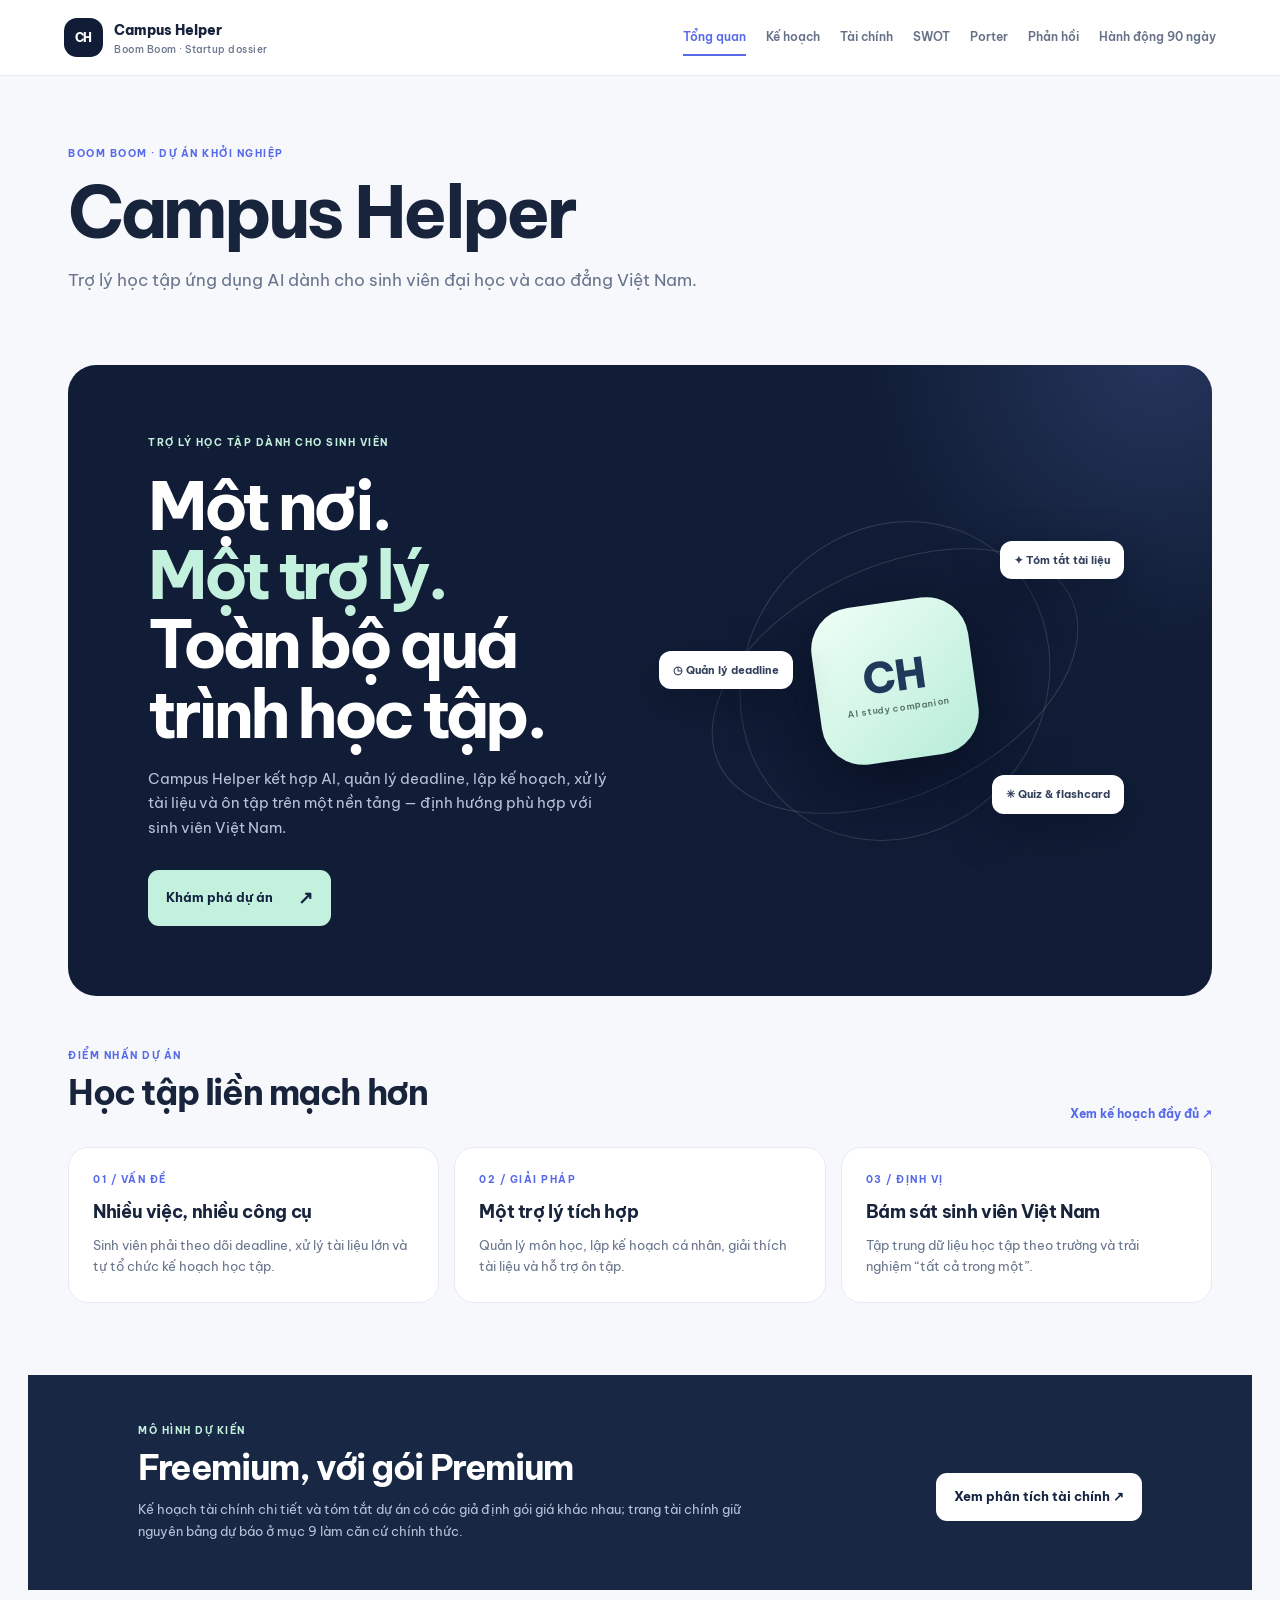
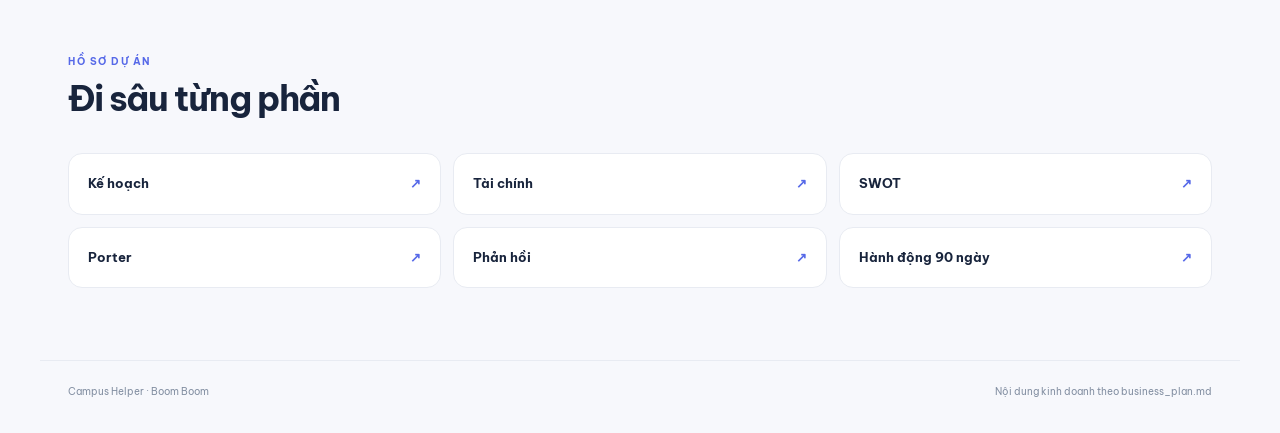
<file: index.html>
<!doctype html><html lang="vi"><head><meta charset="UTF-8"><meta name="viewport" content="width=device-width,initial-scale=1"><meta name="theme-color" content="#111d36"><title>Campus Helper · Campus Helper</title><link rel="stylesheet" href="style.css"></head><body><header class="top"><a class="brand" href="index.html"><span class="brand-mark">CH</span><span>Campus Helper<small>Boom Boom · Startup dossier</small></span></a><button class="menu" aria-label="Mở điều hướng" onclick="document.body.classList.toggle('nav-open')">☰</button><nav><a class="active" href="index.html">Tổng quan</a><a class="" href="business-plan.html">Kế hoạch</a><a class="" href="financial-analysis.html">Tài chính</a><a class="" href="swot.html">SWOT</a><a class="" href="five-forces.html">Porter</a><a class="" href="reflections.html">Phản hồi</a><a class="" href="action-plan.html">Hành động 90 ngày</a></nav></header><main><section class="page-head"><div class="eyebrow">BOOM BOOM · DỰ ÁN KHỞI NGHIỆP</div><h1>Campus Helper</h1><p>Trợ lý học tập ứng dụng AI dành cho sinh viên đại học và cao đẳng Việt Nam.</p></section><section class="hero"><div class="hero-copy"><div class="eyebrow">TRỢ LÝ HỌC TẬP DÀNH CHO SINH VIÊN</div><h2>Một nơi.<br><em>Một trợ lý.</em><br>Toàn bộ quá trình học tập.</h2><p>Campus Helper kết hợp AI, quản lý deadline, lập kế hoạch, xử lý tài liệu và ôn tập trên một nền tảng — định hướng phù hợp với sinh viên Việt Nam.</p><a class="button" href="business-plan.html">Khám phá dự án <span>↗</span></a></div><div class="hero-art"><div class="orbit orbit-a"></div><div class="orbit orbit-b"></div><div class="hero-chip chip-one">✦ Tóm tắt tài liệu</div><div class="hero-chip chip-two">◷ Quản lý deadline</div><div class="hero-chip chip-three">✳ Quiz & flashcard</div><div class="hero-core">CH<span>AI study companion</span></div></div></section>
<section class="section"><div class="section-title"><div><div class="eyebrow">ĐIỂM NHẤN DỰ ÁN</div><h2>Học tập liền mạch hơn</h2></div><a class="text-link" href="business-plan.html">Xem kế hoạch đầy đủ ↗</a></div><div class="grid"><article class="card"><div class="eyebrow">01 / VẤN ĐỀ</div><h3>Nhiều việc, nhiều công cụ</h3><p>Sinh viên phải theo dõi deadline, xử lý tài liệu lớn và tự tổ chức kế hoạch học tập.</p></article><article class="card"><div class="eyebrow">02 / GIẢI PHÁP</div><h3>Một trợ lý tích hợp</h3><p>Quản lý môn học, lập kế hoạch cá nhân, giải thích tài liệu và hỗ trợ ôn tập.</p></article><article class="card"><div class="eyebrow">03 / ĐỊNH VỊ</div><h3>Bám sát sinh viên Việt Nam</h3><p>Tập trung dữ liệu học tập theo trường và trải nghiệm “tất cả trong một”.</p></article></div></section><section class="section dark-band"><div><div class="eyebrow">MÔ HÌNH DỰ KIẾN</div><h2>Freemium, với gói Premium</h2><p>Kế hoạch tài chính chi tiết và tóm tắt dự án có các giả định gói giá khác nhau; trang tài chính giữ nguyên bảng dự báo ở mục 9 làm căn cứ chính thức.</p></div><a class="button button-light" href="financial-analysis.html">Xem phân tích tài chính ↗</a></section><section class="section"><div class="section-title"><div><div class="eyebrow">HỒ SƠ DỰ ÁN</div><h2>Đi sâu từng phần</h2></div></div><div class="link-grid"><a class="link-card" href="business-plan.html"><span>Kế hoạch</span><b>↗</b></a><a class="link-card" href="financial-analysis.html"><span>Tài chính</span><b>↗</b></a><a class="link-card" href="swot.html"><span>SWOT</span><b>↗</b></a><a class="link-card" href="five-forces.html"><span>Porter</span><b>↗</b></a><a class="link-card" href="reflections.html"><span>Phản hồi</span><b>↗</b></a><a class="link-card" href="action-plan.html"><span>Hành động 90 ngày</span><b>↗</b></a></div></section></main><footer><span>Campus Helper · Boom Boom</span><span>Nội dung kinh doanh theo business_plan.md</span></footer></body></html>
</file>
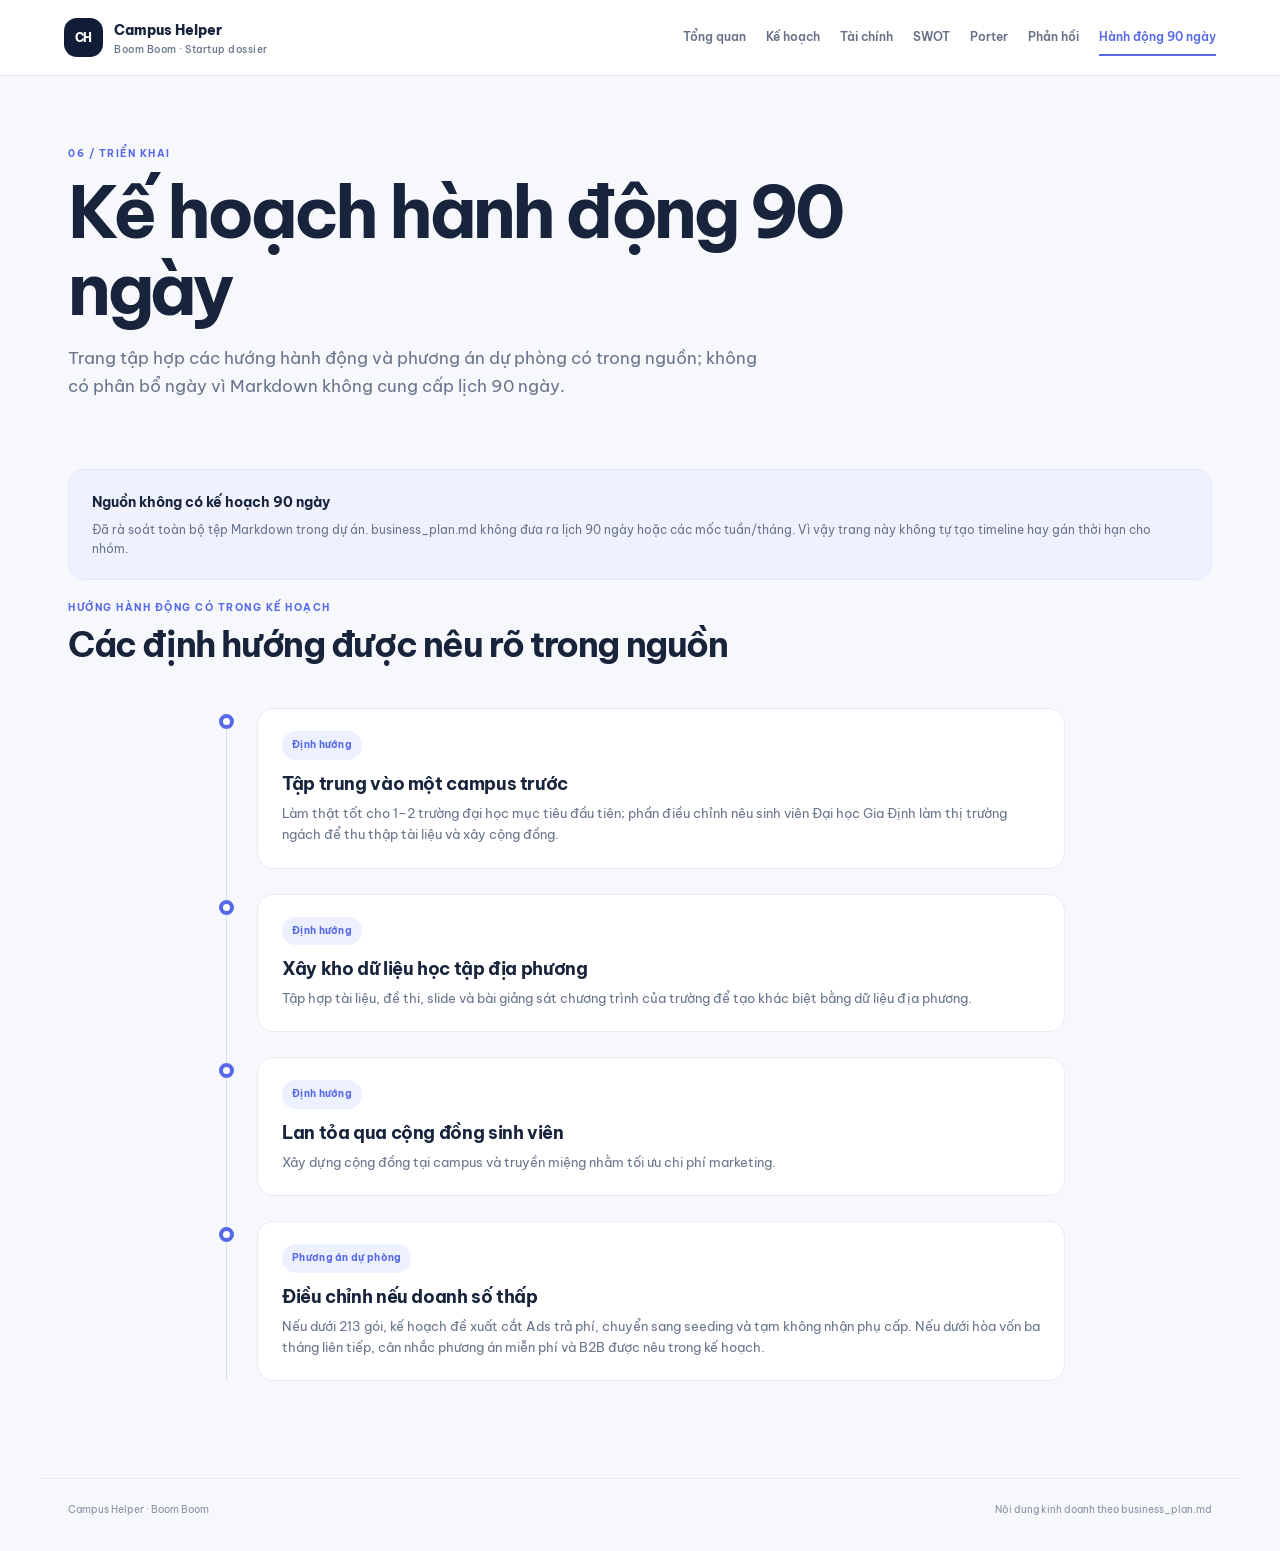
<file: action-plan.html>
<!doctype html><html lang="vi"><head><meta charset="UTF-8"><meta name="viewport" content="width=device-width,initial-scale=1"><meta name="theme-color" content="#111d36"><title>Kế hoạch hành động 90 ngày · Campus Helper</title><link rel="stylesheet" href="style.css"></head><body><header class="top"><a class="brand" href="index.html"><span class="brand-mark">CH</span><span>Campus Helper<small>Boom Boom · Startup dossier</small></span></a><button class="menu" aria-label="Mở điều hướng" onclick="document.body.classList.toggle('nav-open')">☰</button><nav><a class="" href="index.html">Tổng quan</a><a class="" href="business-plan.html">Kế hoạch</a><a class="" href="financial-analysis.html">Tài chính</a><a class="" href="swot.html">SWOT</a><a class="" href="five-forces.html">Porter</a><a class="" href="reflections.html">Phản hồi</a><a class="active" href="action-plan.html">Hành động 90 ngày</a></nav></header><main><section class="page-head"><div class="eyebrow">06 / TRIỂN KHAI</div><h1>Kế hoạch hành động 90 ngày</h1><p>Trang tập hợp các hướng hành động và phương án dự phòng có trong nguồn; không có phân bổ ngày vì Markdown không cung cấp lịch 90 ngày.</p></section><section class="section"><div class="notice"><b>Nguồn không có kế hoạch 90 ngày</b><p>Đã rà soát toàn bộ tệp Markdown trong dự án. business_plan.md không đưa ra lịch 90 ngày hoặc các mốc tuần/tháng. Vì vậy trang này không tự tạo timeline hay gán thời hạn cho nhóm.</p></div><div class="section-title"><div><div class="eyebrow">HƯỚNG HÀNH ĐỘNG CÓ TRONG KẾ HOẠCH</div><h2>Các định hướng được nêu rõ trong nguồn</h2></div></div><div class="timeline"><article class="timeline-item"><span class="timeline-dot"></span><div class="timeline-content"><span class="pill">Định hướng</span><h3>Tập trung vào một campus trước</h3><p>Làm thật tốt cho 1–2 trường đại học mục tiêu đầu tiên; phần điều chỉnh nêu sinh viên Đại học Gia Định làm thị trường ngách để thu thập tài liệu và xây cộng đồng.</p></div></article><article class="timeline-item"><span class="timeline-dot"></span><div class="timeline-content"><span class="pill">Định hướng</span><h3>Xây kho dữ liệu học tập địa phương</h3><p>Tập hợp tài liệu, đề thi, slide và bài giảng sát chương trình của trường để tạo khác biệt bằng dữ liệu địa phương.</p></div></article><article class="timeline-item"><span class="timeline-dot"></span><div class="timeline-content"><span class="pill">Định hướng</span><h3>Lan tỏa qua cộng đồng sinh viên</h3><p>Xây dựng cộng đồng tại campus và truyền miệng nhằm tối ưu chi phí marketing.</p></div></article><article class="timeline-item"><span class="timeline-dot"></span><div class="timeline-content"><span class="pill">Phương án dự phòng</span><h3>Điều chỉnh nếu doanh số thấp</h3><p>Nếu dưới 213 gói, kế hoạch đề xuất cắt Ads trả phí, chuyển sang seeding và tạm không nhận phụ cấp. Nếu dưới hòa vốn ba tháng liên tiếp, cân nhắc phương án miễn phí và B2B được nêu trong kế hoạch.</p></div></article></div></section></main><footer><span>Campus Helper · Boom Boom</span><span>Nội dung kinh doanh theo business_plan.md</span></footer></body></html>
</file>
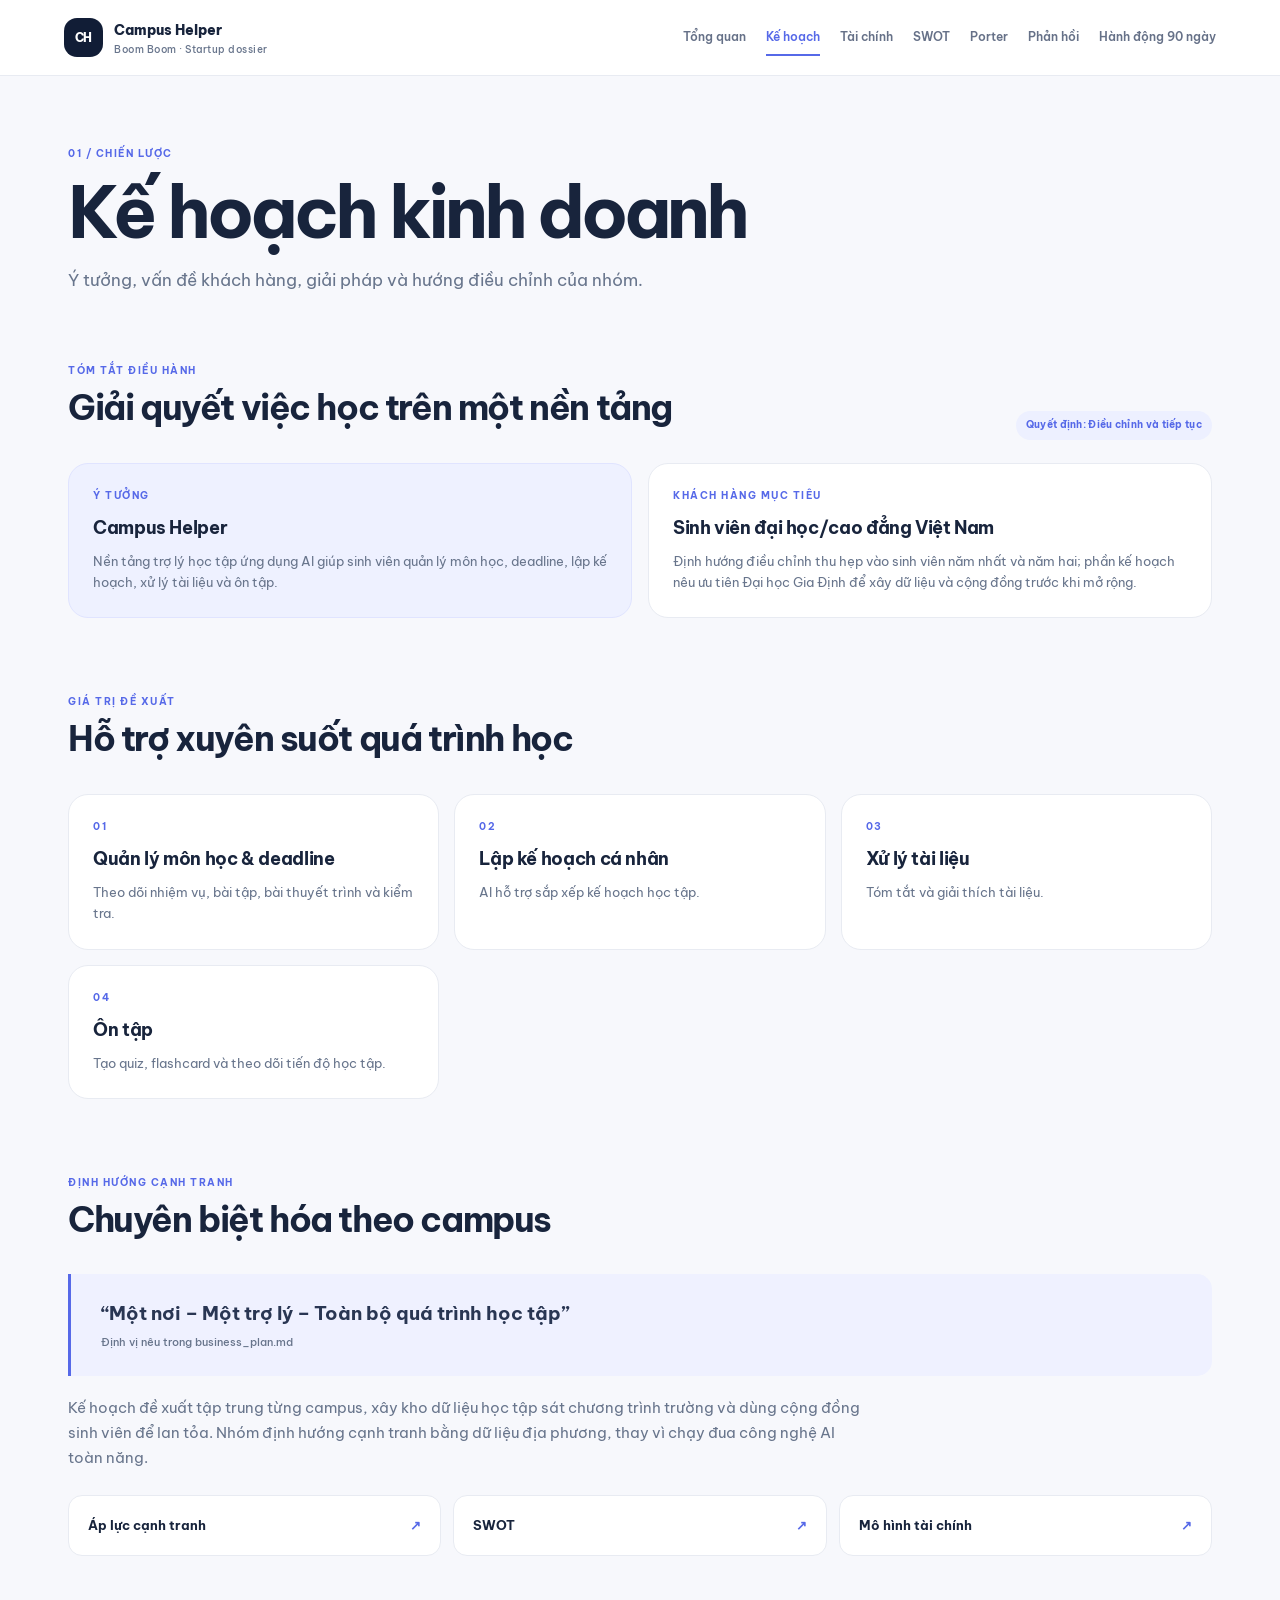
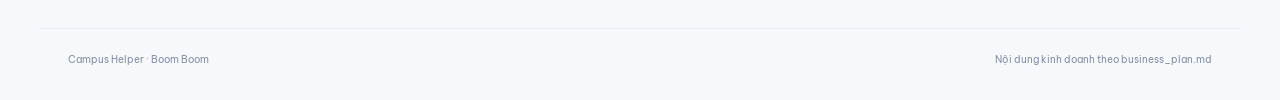
<file: business-plan.html>
<!doctype html><html lang="vi"><head><meta charset="UTF-8"><meta name="viewport" content="width=device-width,initial-scale=1"><meta name="theme-color" content="#111d36"><title>Kế hoạch kinh doanh · Campus Helper</title><link rel="stylesheet" href="style.css"></head><body><header class="top"><a class="brand" href="index.html"><span class="brand-mark">CH</span><span>Campus Helper<small>Boom Boom · Startup dossier</small></span></a><button class="menu" aria-label="Mở điều hướng" onclick="document.body.classList.toggle('nav-open')">☰</button><nav><a class="" href="index.html">Tổng quan</a><a class="active" href="business-plan.html">Kế hoạch</a><a class="" href="financial-analysis.html">Tài chính</a><a class="" href="swot.html">SWOT</a><a class="" href="five-forces.html">Porter</a><a class="" href="reflections.html">Phản hồi</a><a class="" href="action-plan.html">Hành động 90 ngày</a></nav></header><main><section class="page-head"><div class="eyebrow">01 / CHIẾN LƯỢC</div><h1>Kế hoạch kinh doanh</h1><p>Ý tưởng, vấn đề khách hàng, giải pháp và hướng điều chỉnh của nhóm.</p></section><section class="section"><div class="section-title"><div><div class="eyebrow">TÓM TẮT ĐIỀU HÀNH</div><h2>Giải quyết việc học trên một nền tảng</h2></div><span class="pill">Quyết định: Điều chỉnh và tiếp tục</span></div><div class="split"><article class="card feature"><div class="eyebrow">Ý TƯỞNG</div><h3>Campus Helper</h3><p>Nền tảng trợ lý học tập ứng dụng AI giúp sinh viên quản lý môn học, deadline, lập kế hoạch, xử lý tài liệu và ôn tập.</p></article><article class="card"><div class="eyebrow">KHÁCH HÀNG MỤC TIÊU</div><h3>Sinh viên đại học/cao đẳng Việt Nam</h3><p>Định hướng điều chỉnh thu hẹp vào sinh viên năm nhất và năm hai; phần kế hoạch nêu ưu tiên Đại học Gia Định để xây dữ liệu và cộng đồng trước khi mở rộng.</p></article></div></section>
<section class="section"><div class="section-title"><div><div class="eyebrow">GIÁ TRỊ ĐỀ XUẤT</div><h2>Hỗ trợ xuyên suốt quá trình học</h2></div></div><div class="grid"><article class="card"><div class="eyebrow">01</div><h3>Quản lý môn học & deadline</h3><p>Theo dõi nhiệm vụ, bài tập, bài thuyết trình và kiểm tra.</p></article><article class="card"><div class="eyebrow">02</div><h3>Lập kế hoạch cá nhân</h3><p>AI hỗ trợ sắp xếp kế hoạch học tập.</p></article><article class="card"><div class="eyebrow">03</div><h3>Xử lý tài liệu</h3><p>Tóm tắt và giải thích tài liệu.</p></article><article class="card"><div class="eyebrow">04</div><h3>Ôn tập</h3><p>Tạo quiz, flashcard và theo dõi tiến độ học tập.</p></article></div></section><section class="section"><div class="section-title"><div><div class="eyebrow">ĐỊNH HƯỚNG CẠNH TRANH</div><h2>Chuyên biệt hóa theo campus</h2></div></div><div class="quote">“Một nơi – Một trợ lý – Toàn bộ quá trình học tập”<small>Định vị nêu trong business_plan.md</small></div><p class="body-copy">Kế hoạch đề xuất tập trung từng campus, xây kho dữ liệu học tập sát chương trình trường và dùng cộng đồng sinh viên để lan tỏa. Nhóm định hướng cạnh tranh bằng dữ liệu địa phương, thay vì chạy đua công nghệ AI toàn năng.</p><div class="link-grid"><a class="link-card" href="five-forces.html"><span>Áp lực cạnh tranh</span><b>↗</b></a><a class="link-card" href="swot.html"><span>SWOT</span><b>↗</b></a><a class="link-card" href="financial-analysis.html"><span>Mô hình tài chính</span><b>↗</b></a></div></section></main><footer><span>Campus Helper · Boom Boom</span><span>Nội dung kinh doanh theo business_plan.md</span></footer></body></html>
</file>
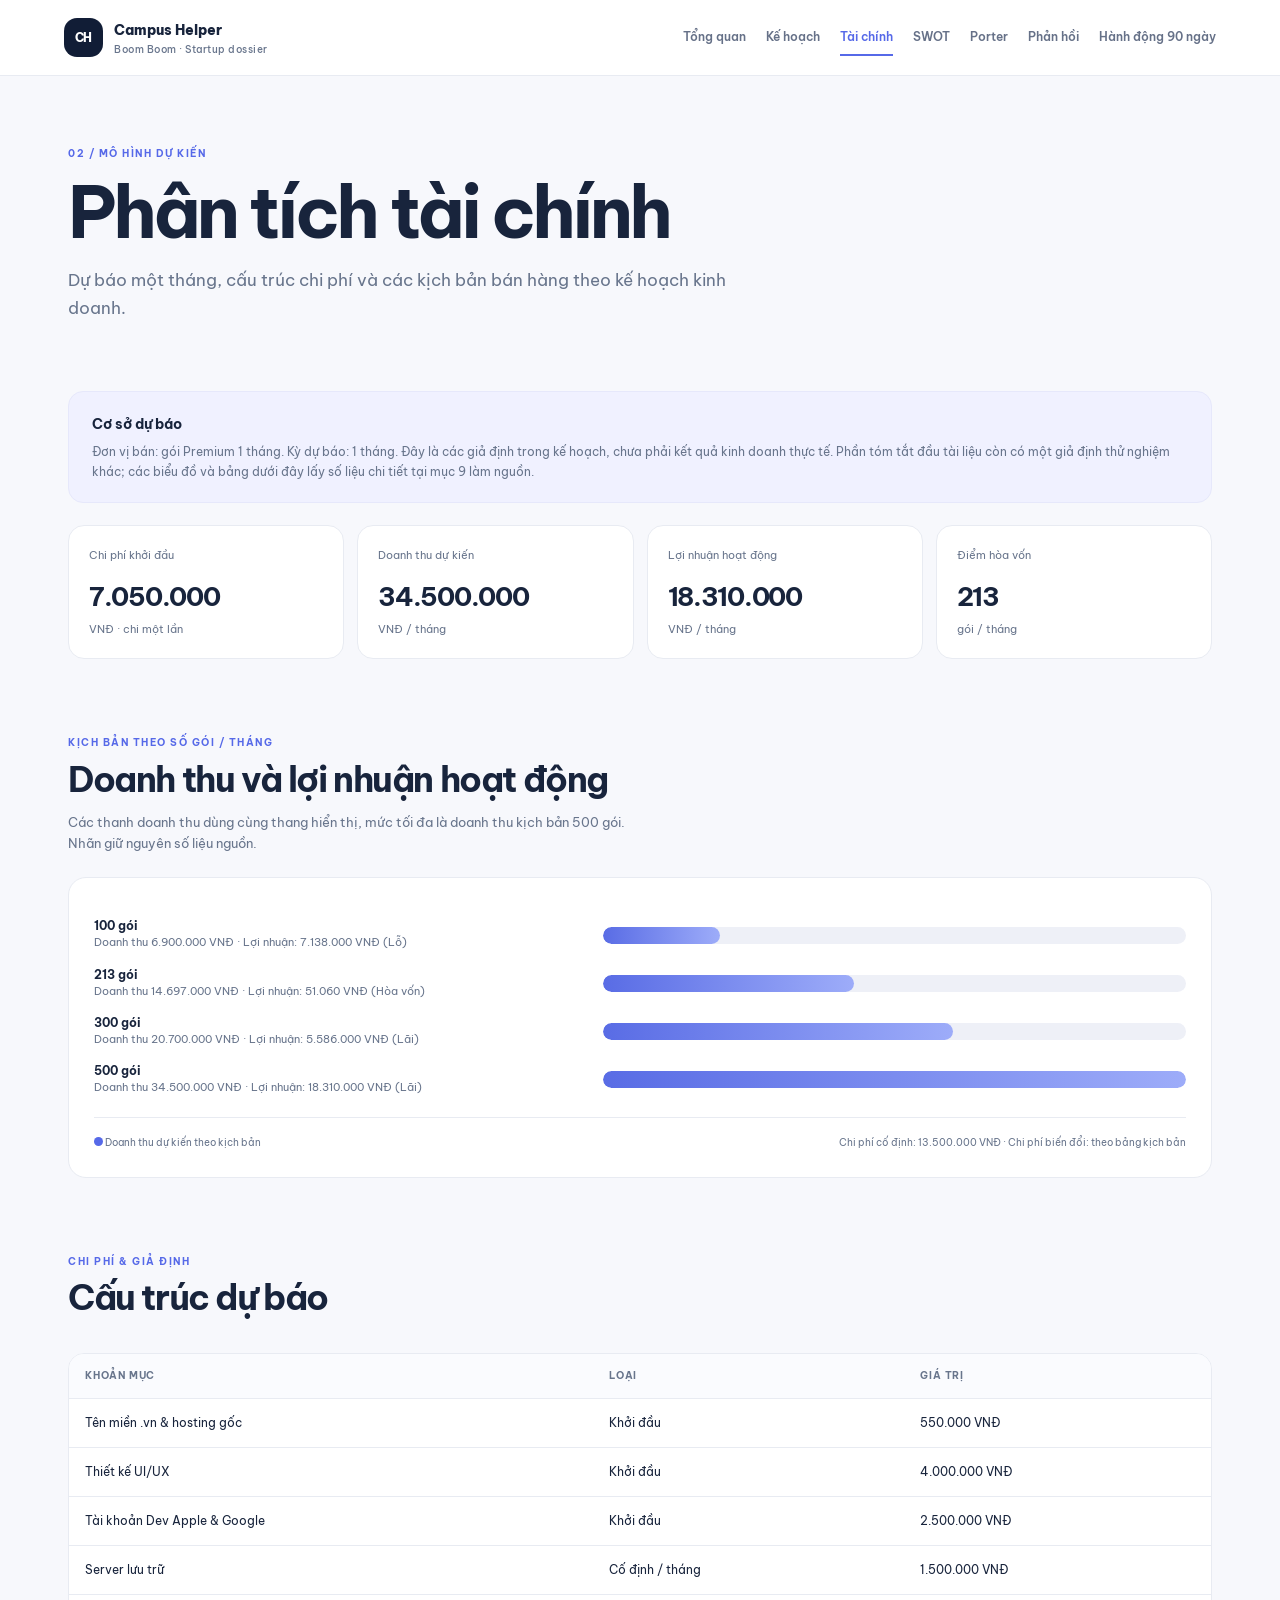
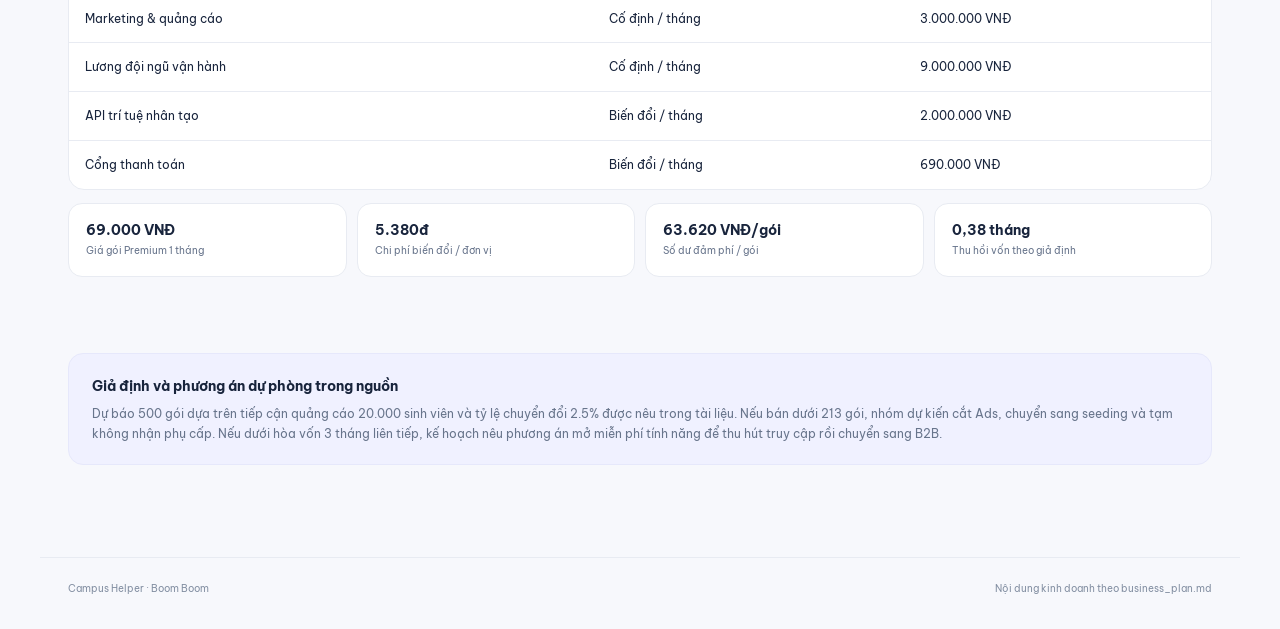
<file: financial-analysis.html>
<!doctype html><html lang="vi"><head><meta charset="UTF-8"><meta name="viewport" content="width=device-width,initial-scale=1"><meta name="theme-color" content="#111d36"><title>Phân tích tài chính · Campus Helper</title><link rel="stylesheet" href="style.css"></head><body><header class="top"><a class="brand" href="index.html"><span class="brand-mark">CH</span><span>Campus Helper<small>Boom Boom · Startup dossier</small></span></a><button class="menu" aria-label="Mở điều hướng" onclick="document.body.classList.toggle('nav-open')">☰</button><nav><a class="" href="index.html">Tổng quan</a><a class="" href="business-plan.html">Kế hoạch</a><a class="active" href="financial-analysis.html">Tài chính</a><a class="" href="swot.html">SWOT</a><a class="" href="five-forces.html">Porter</a><a class="" href="reflections.html">Phản hồi</a><a class="" href="action-plan.html">Hành động 90 ngày</a></nav></header><main><section class="page-head"><div class="eyebrow">02 / MÔ HÌNH DỰ KIẾN</div><h1>Phân tích tài chính</h1><p>Dự báo một tháng, cấu trúc chi phí và các kịch bản bán hàng theo kế hoạch kinh doanh.</p></section><section class="section"><div class="notice"><b>Cơ sở dự báo</b><p>Đơn vị bán: gói Premium 1 tháng. Kỳ dự báo: 1 tháng. Đây là các giả định trong kế hoạch, chưa phải kết quả kinh doanh thực tế. Phần tóm tắt đầu tài liệu còn có một giả định thử nghiệm khác; các biểu đồ và bảng dưới đây lấy số liệu chi tiết tại mục 9 làm nguồn.</p></div><div class="metric-grid"><article class="metric"><span>Chi phí khởi đầu</span><strong>7.050.000</strong><small>VNĐ · chi một lần</small></article><article class="metric"><span>Doanh thu dự kiến</span><strong>34.500.000</strong><small>VNĐ / tháng</small></article><article class="metric"><span>Lợi nhuận hoạt động</span><strong>18.310.000</strong><small>VNĐ / tháng</small></article><article class="metric"><span>Điểm hòa vốn</span><strong>213</strong><small>gói / tháng</small></article></div></section>
<section class="section"><div class="section-title"><div><div class="eyebrow">KỊCH BẢN THEO SỐ GÓI / THÁNG</div><h2>Doanh thu và lợi nhuận hoạt động</h2><p>Các thanh doanh thu dùng cùng thang hiển thị, mức tối đa là doanh thu kịch bản 500 gói. Nhãn giữ nguyên số liệu nguồn.</p></div></div><div class="chart-card"><div class="bar-row"><div class="bar-label"><b>100 gói</b><span>Doanh thu 6.900.000 VNĐ · Lợi nhuận: 7.138.000 VNĐ (Lỗ)</span></div><div class="bar-track"><i style="width:20%"></i></div></div><div class="bar-row"><div class="bar-label"><b>213 gói</b><span>Doanh thu 14.697.000 VNĐ · Lợi nhuận: 51.060 VNĐ (Hòa vốn)</span></div><div class="bar-track"><i style="width:43%"></i></div></div><div class="bar-row"><div class="bar-label"><b>300 gói</b><span>Doanh thu 20.700.000 VNĐ · Lợi nhuận: 5.586.000 VNĐ (Lãi)</span></div><div class="bar-track"><i style="width:60%"></i></div></div><div class="bar-row"><div class="bar-label"><b>500 gói</b><span>Doanh thu 34.500.000 VNĐ · Lợi nhuận: 18.310.000 VNĐ (Lãi)</span></div><div class="bar-track"><i style="width:100%"></i></div></div><div class="chart-legend"><span><i></i> Doanh thu dự kiến theo kịch bản</span><span>Chi phí cố định: 13.500.000 VNĐ · Chi phí biến đổi: theo bảng kịch bản</span></div></div></section>
<section class="section"><div class="section-title"><div><div class="eyebrow">CHI PHÍ & GIẢ ĐỊNH</div><h2>Cấu trúc dự báo</h2></div></div><div class="table-wrap"><table><thead><tr><th>Khoản mục</th><th>Loại</th><th>Giá trị</th></tr></thead><tbody><tr><td>Tên miền .vn & hosting gốc</td><td>Khởi đầu</td><td>550.000 VNĐ</td></tr><tr><td>Thiết kế UI/UX</td><td>Khởi đầu</td><td>4.000.000 VNĐ</td></tr><tr><td>Tài khoản Dev Apple & Google</td><td>Khởi đầu</td><td>2.500.000 VNĐ</td></tr><tr><td>Server lưu trữ</td><td>Cố định / tháng</td><td>1.500.000 VNĐ</td></tr><tr><td>Marketing & quảng cáo</td><td>Cố định / tháng</td><td>3.000.000 VNĐ</td></tr><tr><td>Lương đội ngũ vận hành</td><td>Cố định / tháng</td><td>9.000.000 VNĐ</td></tr><tr><td>API trí tuệ nhân tạo</td><td>Biến đổi / tháng</td><td>2.000.000 VNĐ</td></tr><tr><td>Cổng thanh toán</td><td>Biến đổi / tháng</td><td>690.000 VNĐ</td></tr></tbody></table></div><div class="metric-strip"><div><b>69.000 VNĐ</b><span>Giá gói Premium 1 tháng</span></div><div><b>5.380đ</b><span>Chi phí biến đổi / đơn vị</span></div><div><b>63.620 VNĐ/gói</b><span>Số dư đảm phí / gói</span></div><div><b>0,38 tháng</b><span>Thu hồi vốn theo giả định</span></div></div></section><section class="section"><div class="notice"><b>Giả định và phương án dự phòng trong nguồn</b><p>Dự báo 500 gói dựa trên tiếp cận quảng cáo 20.000 sinh viên và tỷ lệ chuyển đổi 2.5% được nêu trong tài liệu. Nếu bán dưới 213 gói, nhóm dự kiến cắt Ads, chuyển sang seeding và tạm không nhận phụ cấp. Nếu dưới hòa vốn 3 tháng liên tiếp, kế hoạch nêu phương án mở miễn phí tính năng để thu hút truy cập rồi chuyển sang B2B.</p></div></section></main><footer><span>Campus Helper · Boom Boom</span><span>Nội dung kinh doanh theo business_plan.md</span></footer></body></html>
</file>
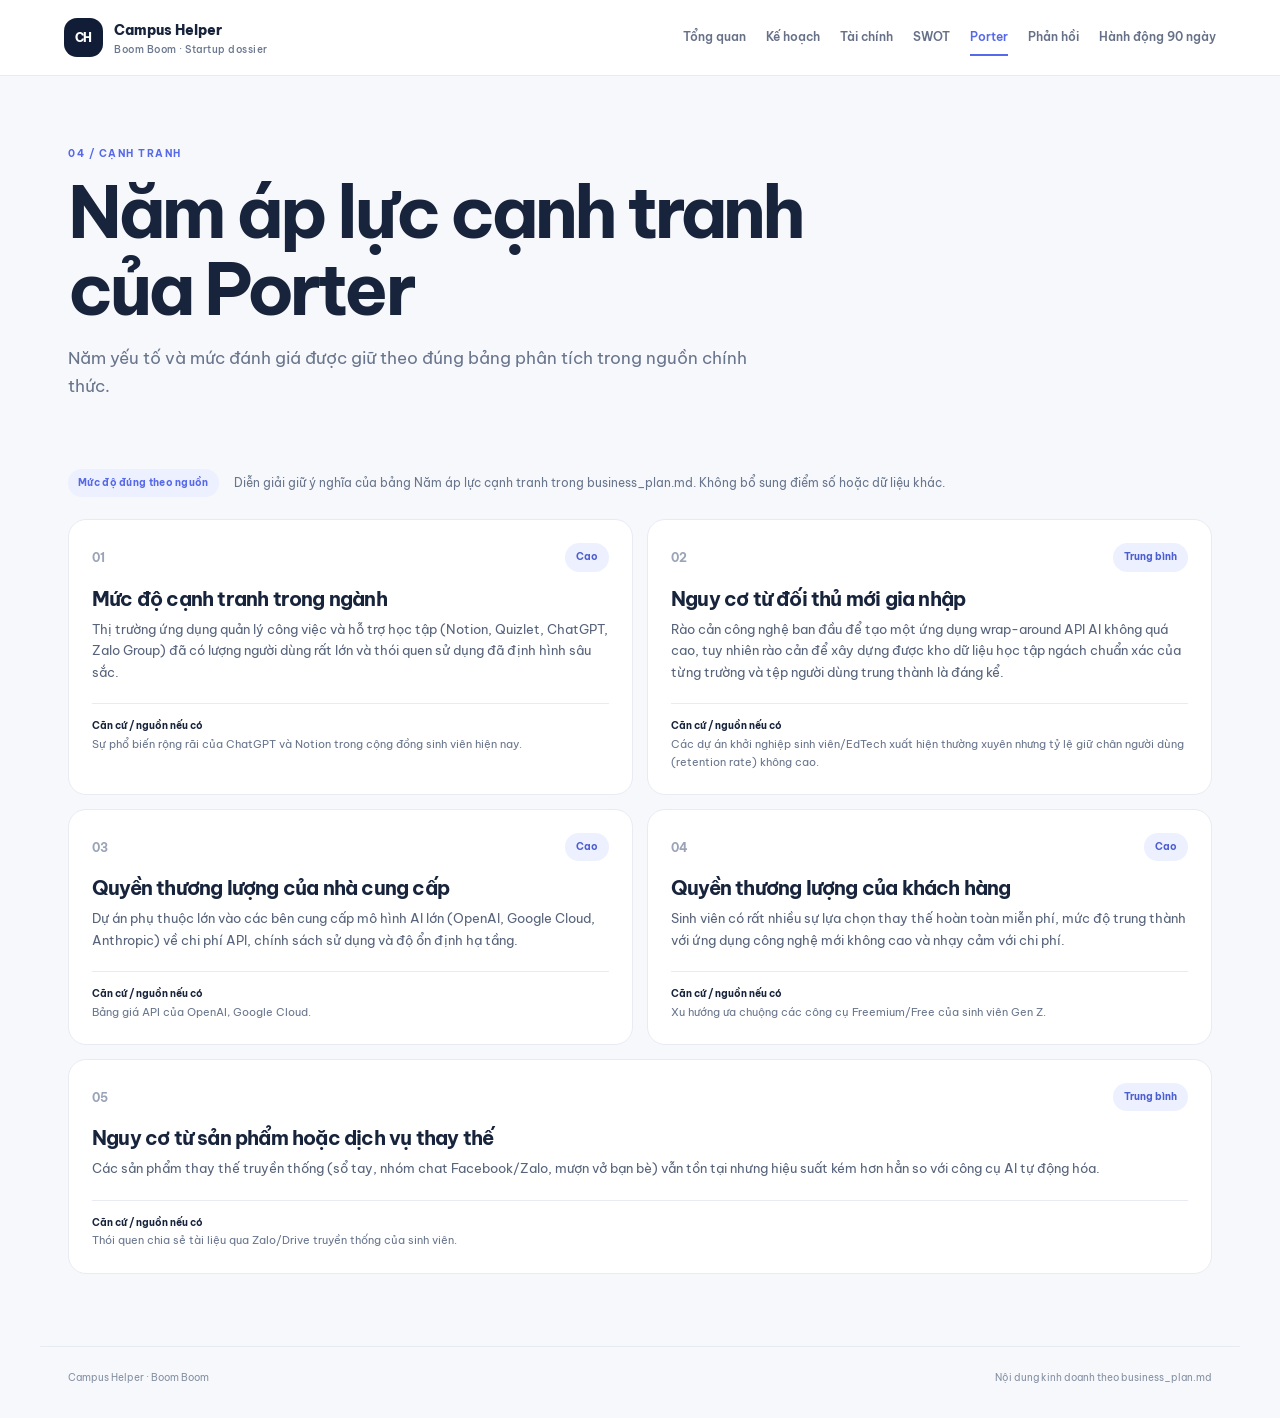
<file: five-forces.html>
<!doctype html><html lang="vi"><head><meta charset="UTF-8"><meta name="viewport" content="width=device-width,initial-scale=1"><meta name="theme-color" content="#111d36"><title>Năm áp lực cạnh tranh của Porter · Campus Helper</title><link rel="stylesheet" href="style.css"></head><body><header class="top"><a class="brand" href="index.html"><span class="brand-mark">CH</span><span>Campus Helper<small>Boom Boom · Startup dossier</small></span></a><button class="menu" aria-label="Mở điều hướng" onclick="document.body.classList.toggle('nav-open')">☰</button><nav><a class="" href="index.html">Tổng quan</a><a class="" href="business-plan.html">Kế hoạch</a><a class="" href="financial-analysis.html">Tài chính</a><a class="" href="swot.html">SWOT</a><a class="active" href="five-forces.html">Porter</a><a class="" href="reflections.html">Phản hồi</a><a class="" href="action-plan.html">Hành động 90 ngày</a></nav></header><main><section class="page-head"><div class="eyebrow">04 / CẠNH TRANH</div><h1>Năm áp lực cạnh tranh của Porter</h1><p>Năm yếu tố và mức đánh giá được giữ theo đúng bảng phân tích trong nguồn chính thức.</p></section><section class="section"><div class="force-intro"><span class="pill">Mức độ đúng theo nguồn</span><p>Diễn giải giữ ý nghĩa của bảng Năm áp lực cạnh tranh trong business_plan.md. Không bổ sung điểm số hoặc dữ liệu khác.</p></div><div class="force-grid"><article class="force-card"><div class="force-top"><span class="force-no">01</span><span class="level">Cao</span></div><h2>Mức độ cạnh tranh trong ngành</h2><p>Thị trường ứng dụng quản lý công việc và hỗ trợ học tập (Notion, Quizlet, ChatGPT, Zalo Group) đã có lượng người dùng rất lớn và thói quen sử dụng đã định hình sâu sắc.</p><div class="swot-source"><b>Căn cứ / nguồn nếu có</b><br>Sự phổ biến rộng rãi của ChatGPT và Notion trong cộng đồng sinh viên hiện nay.</div></article><article class="force-card"><div class="force-top"><span class="force-no">02</span><span class="level">Trung bình</span></div><h2>Nguy cơ từ đối thủ mới gia nhập</h2><p>Rào cản công nghệ ban đầu để tạo một ứng dụng wrap-around API AI không quá cao, tuy nhiên rào cản để xây dựng được kho dữ liệu học tập ngách chuẩn xác của từng trường và tệp người dùng trung thành là đáng kể.</p><div class="swot-source"><b>Căn cứ / nguồn nếu có</b><br>Các dự án khởi nghiệp sinh viên/EdTech xuất hiện thường xuyên nhưng tỷ lệ giữ chân người dùng (retention rate) không cao.</div></article><article class="force-card"><div class="force-top"><span class="force-no">03</span><span class="level">Cao</span></div><h2>Quyền thương lượng của nhà cung cấp</h2><p>Dự án phụ thuộc lớn vào các bên cung cấp mô hình AI lớn (OpenAI, Google Cloud, Anthropic) về chi phí API, chính sách sử dụng và độ ổn định hạ tầng.</p><div class="swot-source"><b>Căn cứ / nguồn nếu có</b><br>Bảng giá API của OpenAI, Google Cloud.</div></article><article class="force-card"><div class="force-top"><span class="force-no">04</span><span class="level">Cao</span></div><h2>Quyền thương lượng của khách hàng</h2><p>Sinh viên có rất nhiều sự lựa chọn thay thế hoàn toàn miễn phí, mức độ trung thành với ứng dụng công nghệ mới không cao và nhạy cảm với chi phí.</p><div class="swot-source"><b>Căn cứ / nguồn nếu có</b><br>Xu hướng ưa chuộng các công cụ Freemium/Free của sinh viên Gen Z.</div></article><article class="force-card"><div class="force-top"><span class="force-no">05</span><span class="level">Trung bình</span></div><h2>Nguy cơ từ sản phẩm hoặc dịch vụ thay thế</h2><p>Các sản phẩm thay thế truyền thống (sổ tay, nhóm chat Facebook/Zalo, mượn vở bạn bè) vẫn tồn tại nhưng hiệu suất kém hơn hẳn so với công cụ AI tự động hóa.</p><div class="swot-source"><b>Căn cứ / nguồn nếu có</b><br>Thói quen chia sẻ tài liệu qua Zalo/Drive truyền thống của sinh viên.</div></article></div></section></main><footer><span>Campus Helper · Boom Boom</span><span>Nội dung kinh doanh theo business_plan.md</span></footer></body></html>
</file>
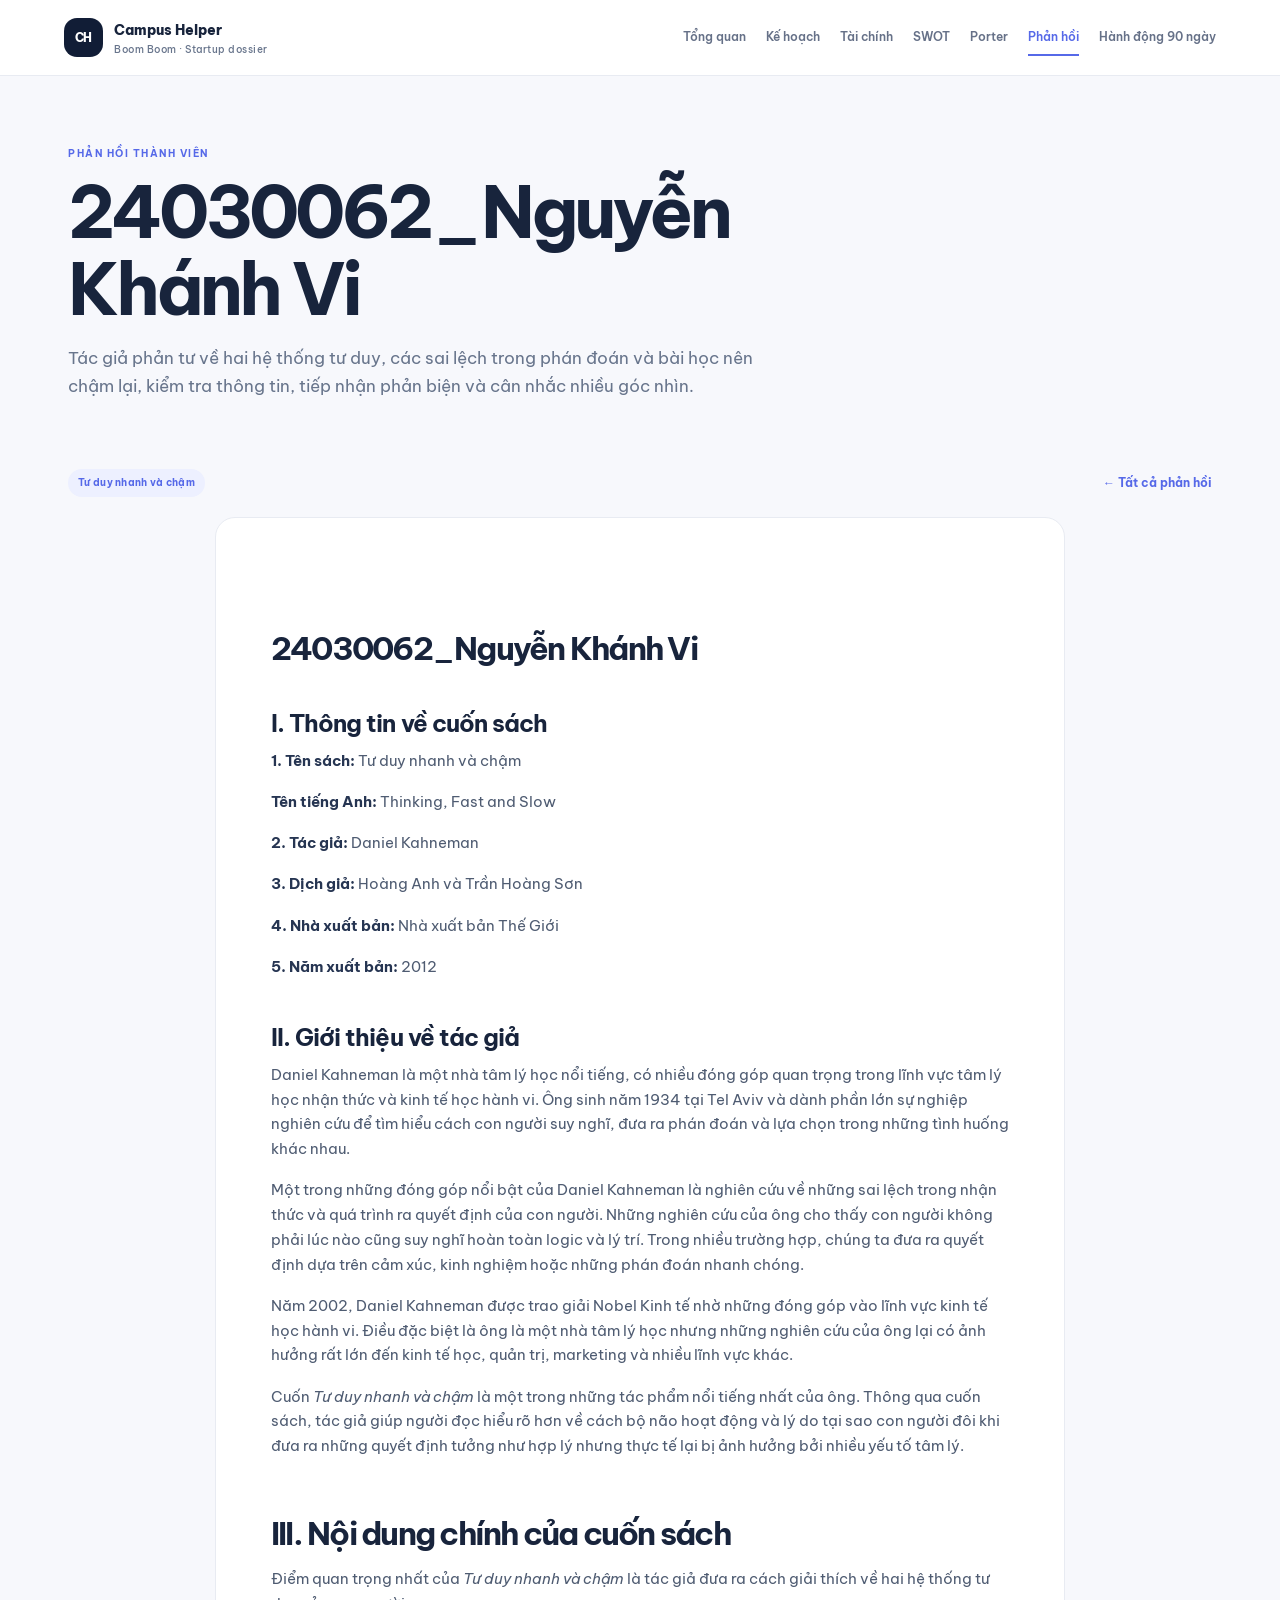
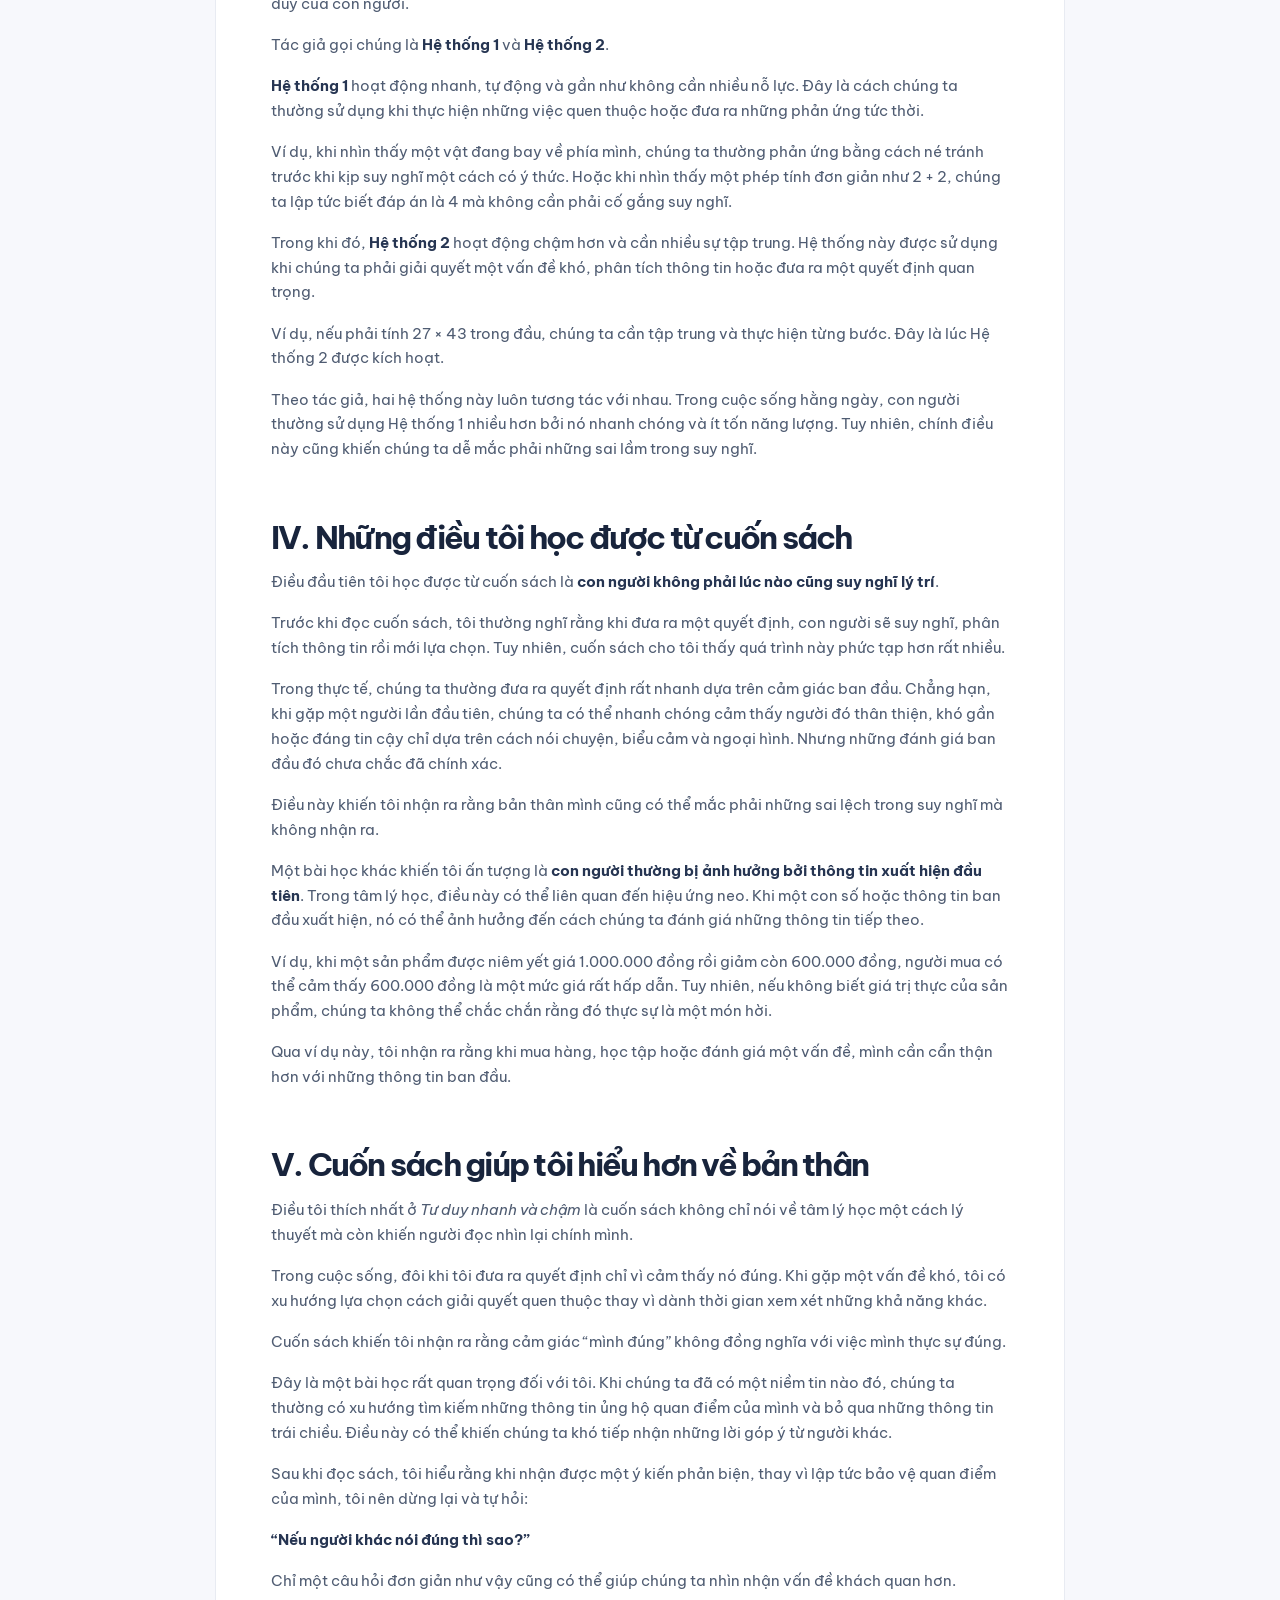
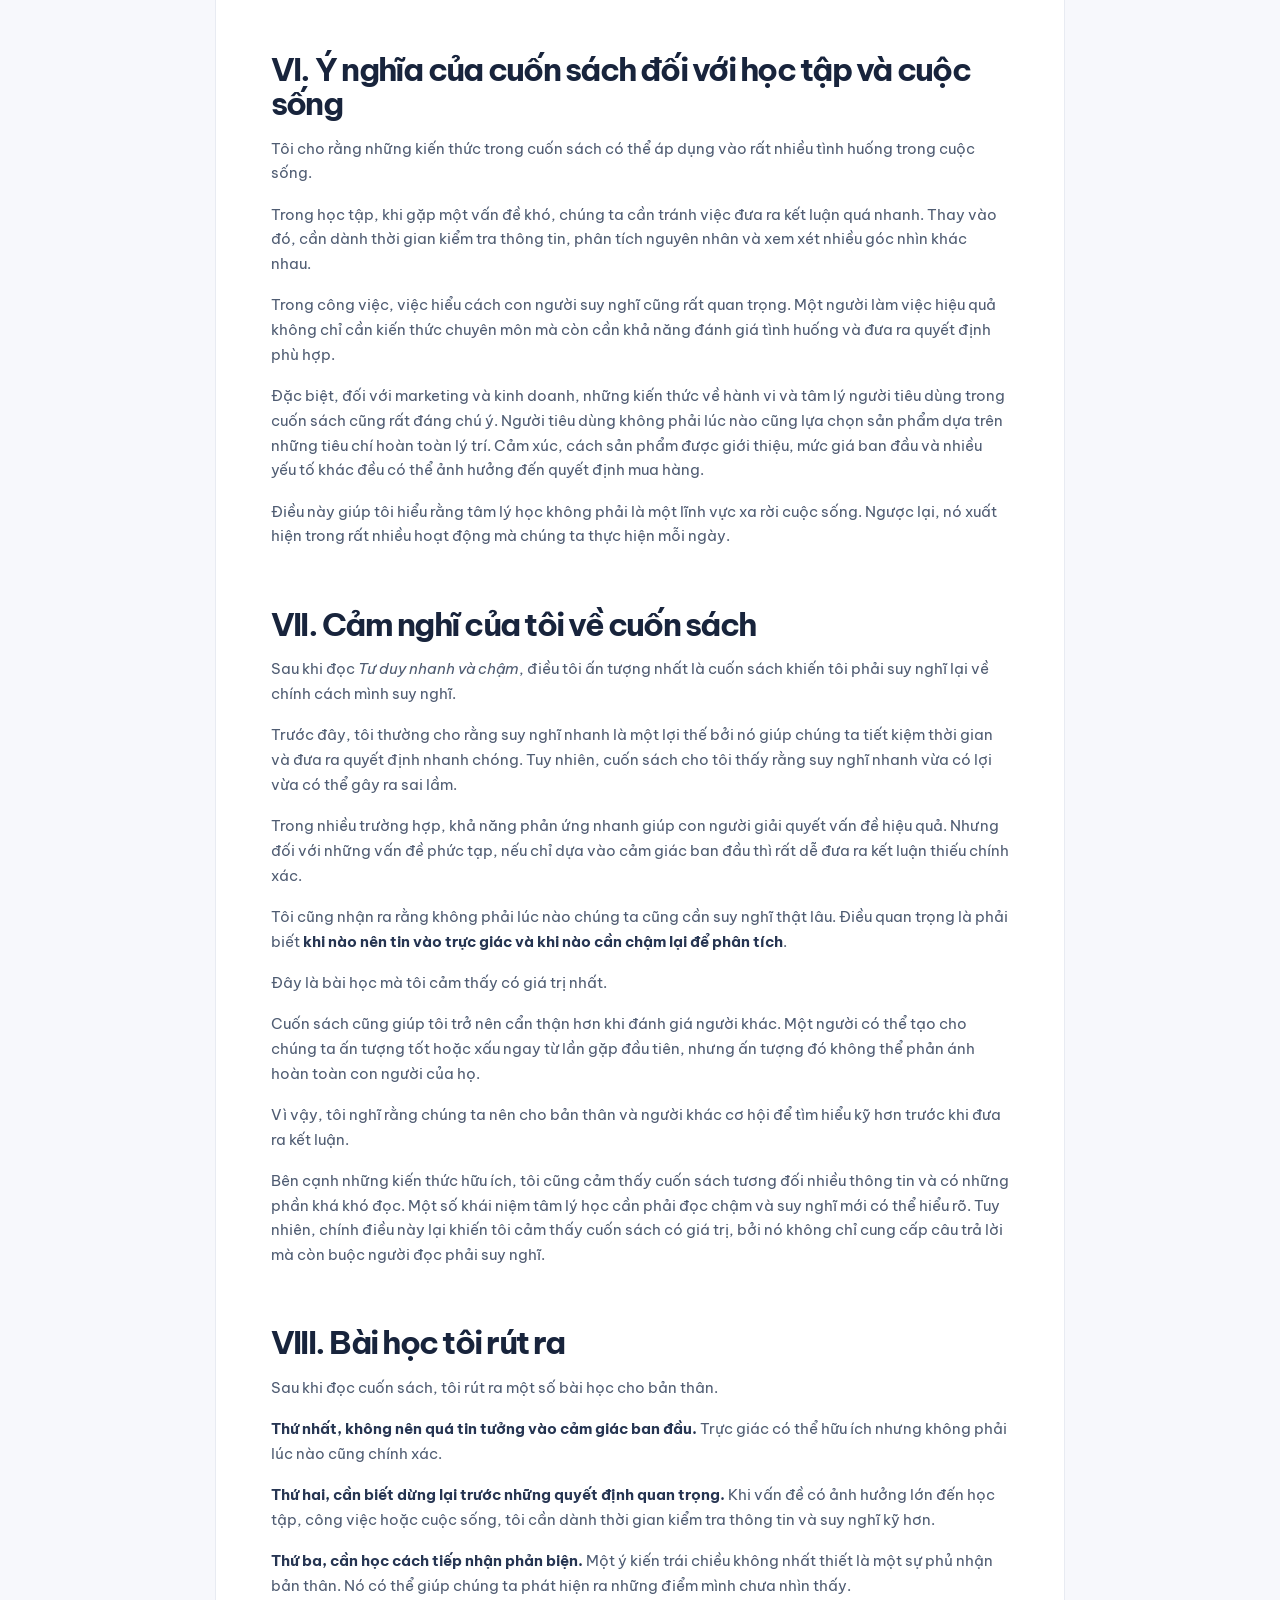
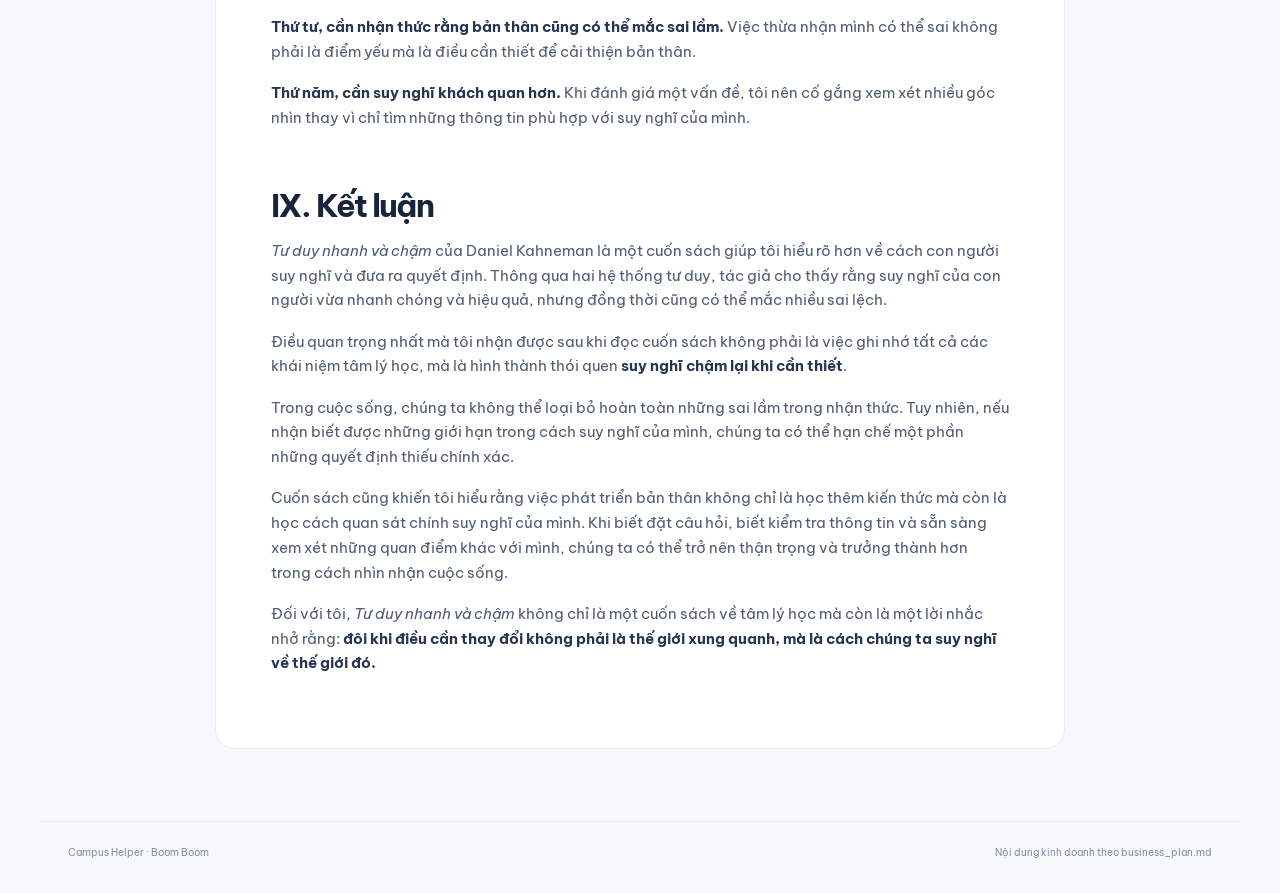
<file: reflection-1.html>
<!doctype html><html lang="vi"><head><meta charset="UTF-8"><meta name="viewport" content="width=device-width,initial-scale=1"><meta name="theme-color" content="#111d36"><title>24030062_Nguyễn Khánh Vi · Campus Helper</title><link rel="stylesheet" href="style.css"></head><body><header class="top"><a class="brand" href="index.html"><span class="brand-mark">CH</span><span>Campus Helper<small>Boom Boom · Startup dossier</small></span></a><button class="menu" aria-label="Mở điều hướng" onclick="document.body.classList.toggle('nav-open')">☰</button><nav><a class="" href="index.html">Tổng quan</a><a class="" href="business-plan.html">Kế hoạch</a><a class="" href="financial-analysis.html">Tài chính</a><a class="" href="swot.html">SWOT</a><a class="" href="five-forces.html">Porter</a><a class="active" href="reflections.html">Phản hồi</a><a class="" href="action-plan.html">Hành động 90 ngày</a></nav></header><main><section class="page-head"><div class="eyebrow">PHẢN HỒI THÀNH VIÊN</div><h1>24030062_Nguyễn Khánh Vi</h1><p>Tác giả phản tư về hai hệ thống tư duy, các sai lệch trong phán đoán và bài học nên chậm lại, kiểm tra thông tin, tiếp nhận phản biện và cân nhắc nhiều góc nhìn.</p></section><section class="section"><div class="reading-meta"><span class="pill">Tư duy nhanh và chậm</span><a class="text-link" href="reflections.html">← Tất cả phản hồi</a></div><article class="prose"><h1>24030062_Nguyễn Khánh Vi</h1>
<h2>I. Thông tin về cuốn sách</h2>
<p><strong>1. Tên sách:</strong> Tư duy nhanh và chậm</p>
<p><strong>Tên tiếng Anh:</strong> Thinking, Fast and Slow</p>
<p><strong>2. Tác giả:</strong> Daniel Kahneman</p>
<p><strong>3. Dịch giả:</strong> Hoàng Anh và Trần Hoàng Sơn</p>
<p><strong>4. Nhà xuất bản:</strong> Nhà xuất bản Thế Giới</p>
<p><strong>5. Năm xuất bản:</strong> 2012</p>
<h2>II. Giới thiệu về tác giả</h2>
<p>Daniel Kahneman là một nhà tâm lý học nổi tiếng, có nhiều đóng góp quan trọng trong lĩnh vực tâm lý học nhận thức và kinh tế học hành vi. Ông sinh năm 1934 tại Tel Aviv và dành phần lớn sự nghiệp nghiên cứu để tìm hiểu cách con người suy nghĩ, đưa ra phán đoán và lựa chọn trong những tình huống khác nhau.</p>
<p>Một trong những đóng góp nổi bật của Daniel Kahneman là nghiên cứu về những sai lệch trong nhận thức và quá trình ra quyết định của con người. Những nghiên cứu của ông cho thấy con người không phải lúc nào cũng suy nghĩ hoàn toàn logic và lý trí. Trong nhiều trường hợp, chúng ta đưa ra quyết định dựa trên cảm xúc, kinh nghiệm hoặc những phán đoán nhanh chóng.</p>
<p>Năm 2002, Daniel Kahneman được trao giải Nobel Kinh tế nhờ những đóng góp vào lĩnh vực kinh tế học hành vi. Điều đặc biệt là ông là một nhà tâm lý học nhưng những nghiên cứu của ông lại có ảnh hưởng rất lớn đến kinh tế học, quản trị, marketing và nhiều lĩnh vực khác.</p>
<p>Cuốn <em>Tư duy nhanh và chậm</em> là một trong những tác phẩm nổi tiếng nhất của ông. Thông qua cuốn sách, tác giả giúp người đọc hiểu rõ hơn về cách bộ não hoạt động và lý do tại sao con người đôi khi đưa ra những quyết định tưởng như hợp lý nhưng thực tế lại bị ảnh hưởng bởi nhiều yếu tố tâm lý.</p>
<h1>III. Nội dung chính của cuốn sách</h1>
<p>Điểm quan trọng nhất của <em>Tư duy nhanh và chậm</em> là tác giả đưa ra cách giải thích về hai hệ thống tư duy của con người.</p>
<p>Tác giả gọi chúng là <strong>Hệ thống 1</strong> và <strong>Hệ thống 2</strong>.</p>
<p><strong>Hệ thống 1</strong> hoạt động nhanh, tự động và gần như không cần nhiều nỗ lực. Đây là cách chúng ta thường sử dụng khi thực hiện những việc quen thuộc hoặc đưa ra những phản ứng tức thời.</p>
<p>Ví dụ, khi nhìn thấy một vật đang bay về phía mình, chúng ta thường phản ứng bằng cách né tránh trước khi kịp suy nghĩ một cách có ý thức. Hoặc khi nhìn thấy một phép tính đơn giản như 2 + 2, chúng ta lập tức biết đáp án là 4 mà không cần phải cố gắng suy nghĩ.</p>
<p>Trong khi đó, <strong>Hệ thống 2</strong> hoạt động chậm hơn và cần nhiều sự tập trung. Hệ thống này được sử dụng khi chúng ta phải giải quyết một vấn đề khó, phân tích thông tin hoặc đưa ra một quyết định quan trọng.</p>
<p>Ví dụ, nếu phải tính 27 × 43 trong đầu, chúng ta cần tập trung và thực hiện từng bước. Đây là lúc Hệ thống 2 được kích hoạt.</p>
<p>Theo tác giả, hai hệ thống này luôn tương tác với nhau. Trong cuộc sống hằng ngày, con người thường sử dụng Hệ thống 1 nhiều hơn bởi nó nhanh chóng và ít tốn năng lượng. Tuy nhiên, chính điều này cũng khiến chúng ta dễ mắc phải những sai lầm trong suy nghĩ.</p>
<h1>IV. Những điều tôi học được từ cuốn sách</h1>
<p>Điều đầu tiên tôi học được từ cuốn sách là <strong>con người không phải lúc nào cũng suy nghĩ lý trí</strong>.</p>
<p>Trước khi đọc cuốn sách, tôi thường nghĩ rằng khi đưa ra một quyết định, con người sẽ suy nghĩ, phân tích thông tin rồi mới lựa chọn. Tuy nhiên, cuốn sách cho tôi thấy quá trình này phức tạp hơn rất nhiều.</p>
<p>Trong thực tế, chúng ta thường đưa ra quyết định rất nhanh dựa trên cảm giác ban đầu. Chẳng hạn, khi gặp một người lần đầu tiên, chúng ta có thể nhanh chóng cảm thấy người đó thân thiện, khó gần hoặc đáng tin cậy chỉ dựa trên cách nói chuyện, biểu cảm và ngoại hình. Nhưng những đánh giá ban đầu đó chưa chắc đã chính xác.</p>
<p>Điều này khiến tôi nhận ra rằng bản thân mình cũng có thể mắc phải những sai lệch trong suy nghĩ mà không nhận ra.</p>
<p>Một bài học khác khiến tôi ấn tượng là <strong>con người thường bị ảnh hưởng bởi thông tin xuất hiện đầu tiên</strong>. Trong tâm lý học, điều này có thể liên quan đến hiệu ứng neo. Khi một con số hoặc thông tin ban đầu xuất hiện, nó có thể ảnh hưởng đến cách chúng ta đánh giá những thông tin tiếp theo.</p>
<p>Ví dụ, khi một sản phẩm được niêm yết giá 1.000.000 đồng rồi giảm còn 600.000 đồng, người mua có thể cảm thấy 600.000 đồng là một mức giá rất hấp dẫn. Tuy nhiên, nếu không biết giá trị thực của sản phẩm, chúng ta không thể chắc chắn rằng đó thực sự là một món hời.</p>
<p>Qua ví dụ này, tôi nhận ra rằng khi mua hàng, học tập hoặc đánh giá một vấn đề, mình cần cẩn thận hơn với những thông tin ban đầu.</p>
<h1>V. Cuốn sách giúp tôi hiểu hơn về bản thân</h1>
<p>Điều tôi thích nhất ở <em>Tư duy nhanh và chậm</em> là cuốn sách không chỉ nói về tâm lý học một cách lý thuyết mà còn khiến người đọc nhìn lại chính mình.</p>
<p>Trong cuộc sống, đôi khi tôi đưa ra quyết định chỉ vì cảm thấy nó đúng. Khi gặp một vấn đề khó, tôi có xu hướng lựa chọn cách giải quyết quen thuộc thay vì dành thời gian xem xét những khả năng khác.</p>
<p>Cuốn sách khiến tôi nhận ra rằng cảm giác “mình đúng” không đồng nghĩa với việc mình thực sự đúng.</p>
<p>Đây là một bài học rất quan trọng đối với tôi. Khi chúng ta đã có một niềm tin nào đó, chúng ta thường có xu hướng tìm kiếm những thông tin ủng hộ quan điểm của mình và bỏ qua những thông tin trái chiều. Điều này có thể khiến chúng ta khó tiếp nhận những lời góp ý từ người khác.</p>
<p>Sau khi đọc sách, tôi hiểu rằng khi nhận được một ý kiến phản biện, thay vì lập tức bảo vệ quan điểm của mình, tôi nên dừng lại và tự hỏi:</p>
<p><strong>“Nếu người khác nói đúng thì sao?”</strong></p>
<p>Chỉ một câu hỏi đơn giản như vậy cũng có thể giúp chúng ta nhìn nhận vấn đề khách quan hơn.</p>
<h1>VI. Ý nghĩa của cuốn sách đối với học tập và cuộc sống</h1>
<p>Tôi cho rằng những kiến thức trong cuốn sách có thể áp dụng vào rất nhiều tình huống trong cuộc sống.</p>
<p>Trong học tập, khi gặp một vấn đề khó, chúng ta cần tránh việc đưa ra kết luận quá nhanh. Thay vào đó, cần dành thời gian kiểm tra thông tin, phân tích nguyên nhân và xem xét nhiều góc nhìn khác nhau.</p>
<p>Trong công việc, việc hiểu cách con người suy nghĩ cũng rất quan trọng. Một người làm việc hiệu quả không chỉ cần kiến thức chuyên môn mà còn cần khả năng đánh giá tình huống và đưa ra quyết định phù hợp.</p>
<p>Đặc biệt, đối với marketing và kinh doanh, những kiến thức về hành vi và tâm lý người tiêu dùng trong cuốn sách cũng rất đáng chú ý. Người tiêu dùng không phải lúc nào cũng lựa chọn sản phẩm dựa trên những tiêu chí hoàn toàn lý trí. Cảm xúc, cách sản phẩm được giới thiệu, mức giá ban đầu và nhiều yếu tố khác đều có thể ảnh hưởng đến quyết định mua hàng.</p>
<p>Điều này giúp tôi hiểu rằng tâm lý học không phải là một lĩnh vực xa rời cuộc sống. Ngược lại, nó xuất hiện trong rất nhiều hoạt động mà chúng ta thực hiện mỗi ngày.</p>
<h1>VII. Cảm nghĩ của tôi về cuốn sách</h1>
<p>Sau khi đọc <em>Tư duy nhanh và chậm</em>, điều tôi ấn tượng nhất là cuốn sách khiến tôi phải suy nghĩ lại về chính cách mình suy nghĩ.</p>
<p>Trước đây, tôi thường cho rằng suy nghĩ nhanh là một lợi thế bởi nó giúp chúng ta tiết kiệm thời gian và đưa ra quyết định nhanh chóng. Tuy nhiên, cuốn sách cho tôi thấy rằng suy nghĩ nhanh vừa có lợi vừa có thể gây ra sai lầm.</p>
<p>Trong nhiều trường hợp, khả năng phản ứng nhanh giúp con người giải quyết vấn đề hiệu quả. Nhưng đối với những vấn đề phức tạp, nếu chỉ dựa vào cảm giác ban đầu thì rất dễ đưa ra kết luận thiếu chính xác.</p>
<p>Tôi cũng nhận ra rằng không phải lúc nào chúng ta cũng cần suy nghĩ thật lâu. Điều quan trọng là phải biết <strong>khi nào nên tin vào trực giác và khi nào cần chậm lại để phân tích</strong>.</p>
<p>Đây là bài học mà tôi cảm thấy có giá trị nhất.</p>
<p>Cuốn sách cũng giúp tôi trở nên cẩn thận hơn khi đánh giá người khác. Một người có thể tạo cho chúng ta ấn tượng tốt hoặc xấu ngay từ lần gặp đầu tiên, nhưng ấn tượng đó không thể phản ánh hoàn toàn con người của họ.</p>
<p>Vì vậy, tôi nghĩ rằng chúng ta nên cho bản thân và người khác cơ hội để tìm hiểu kỹ hơn trước khi đưa ra kết luận.</p>
<p>Bên cạnh những kiến thức hữu ích, tôi cũng cảm thấy cuốn sách tương đối nhiều thông tin và có những phần khá khó đọc. Một số khái niệm tâm lý học cần phải đọc chậm và suy nghĩ mới có thể hiểu rõ. Tuy nhiên, chính điều này lại khiến tôi cảm thấy cuốn sách có giá trị, bởi nó không chỉ cung cấp câu trả lời mà còn buộc người đọc phải suy nghĩ.</p>
<h1>VIII. Bài học tôi rút ra</h1>
<p>Sau khi đọc cuốn sách, tôi rút ra một số bài học cho bản thân.</p>
<p><strong>Thứ nhất, không nên quá tin tưởng vào cảm giác ban đầu.</strong> Trực giác có thể hữu ích nhưng không phải lúc nào cũng chính xác.</p>
<p><strong>Thứ hai, cần biết dừng lại trước những quyết định quan trọng.</strong> Khi vấn đề có ảnh hưởng lớn đến học tập, công việc hoặc cuộc sống, tôi cần dành thời gian kiểm tra thông tin và suy nghĩ kỹ hơn.</p>
<p><strong>Thứ ba, cần học cách tiếp nhận phản biện.</strong> Một ý kiến trái chiều không nhất thiết là một sự phủ nhận bản thân. Nó có thể giúp chúng ta phát hiện ra những điểm mình chưa nhìn thấy.</p>
<p><strong>Thứ tư, cần nhận thức rằng bản thân cũng có thể mắc sai lầm.</strong> Việc thừa nhận mình có thể sai không phải là điểm yếu mà là điều cần thiết để cải thiện bản thân.</p>
<p><strong>Thứ năm, cần suy nghĩ khách quan hơn.</strong> Khi đánh giá một vấn đề, tôi nên cố gắng xem xét nhiều góc nhìn thay vì chỉ tìm những thông tin phù hợp với suy nghĩ của mình.</p>
<h1>IX. Kết luận</h1>
<p><em>Tư duy nhanh và chậm</em> của Daniel Kahneman là một cuốn sách giúp tôi hiểu rõ hơn về cách con người suy nghĩ và đưa ra quyết định. Thông qua hai hệ thống tư duy, tác giả cho thấy rằng suy nghĩ của con người vừa nhanh chóng và hiệu quả, nhưng đồng thời cũng có thể mắc nhiều sai lệch.</p>
<p>Điều quan trọng nhất mà tôi nhận được sau khi đọc cuốn sách không phải là việc ghi nhớ tất cả các khái niệm tâm lý học, mà là hình thành thói quen <strong>suy nghĩ chậm lại khi cần thiết</strong>.</p>
<p>Trong cuộc sống, chúng ta không thể loại bỏ hoàn toàn những sai lầm trong nhận thức. Tuy nhiên, nếu nhận biết được những giới hạn trong cách suy nghĩ của mình, chúng ta có thể hạn chế một phần những quyết định thiếu chính xác.</p>
<p>Cuốn sách cũng khiến tôi hiểu rằng việc phát triển bản thân không chỉ là học thêm kiến thức mà còn là học cách quan sát chính suy nghĩ của mình. Khi biết đặt câu hỏi, biết kiểm tra thông tin và sẵn sàng xem xét những quan điểm khác với mình, chúng ta có thể trở nên thận trọng và trưởng thành hơn trong cách nhìn nhận cuộc sống.</p>
<p>Đối với tôi, <em>Tư duy nhanh và chậm</em> không chỉ là một cuốn sách về tâm lý học mà còn là một lời nhắc nhở rằng: <strong>đôi khi điều cần thay đổi không phải là thế giới xung quanh, mà là cách chúng ta suy nghĩ về thế giới đó.</strong></p></article></section></main><footer><span>Campus Helper · Boom Boom</span><span>Nội dung kinh doanh theo business_plan.md</span></footer></body></html>
</file>
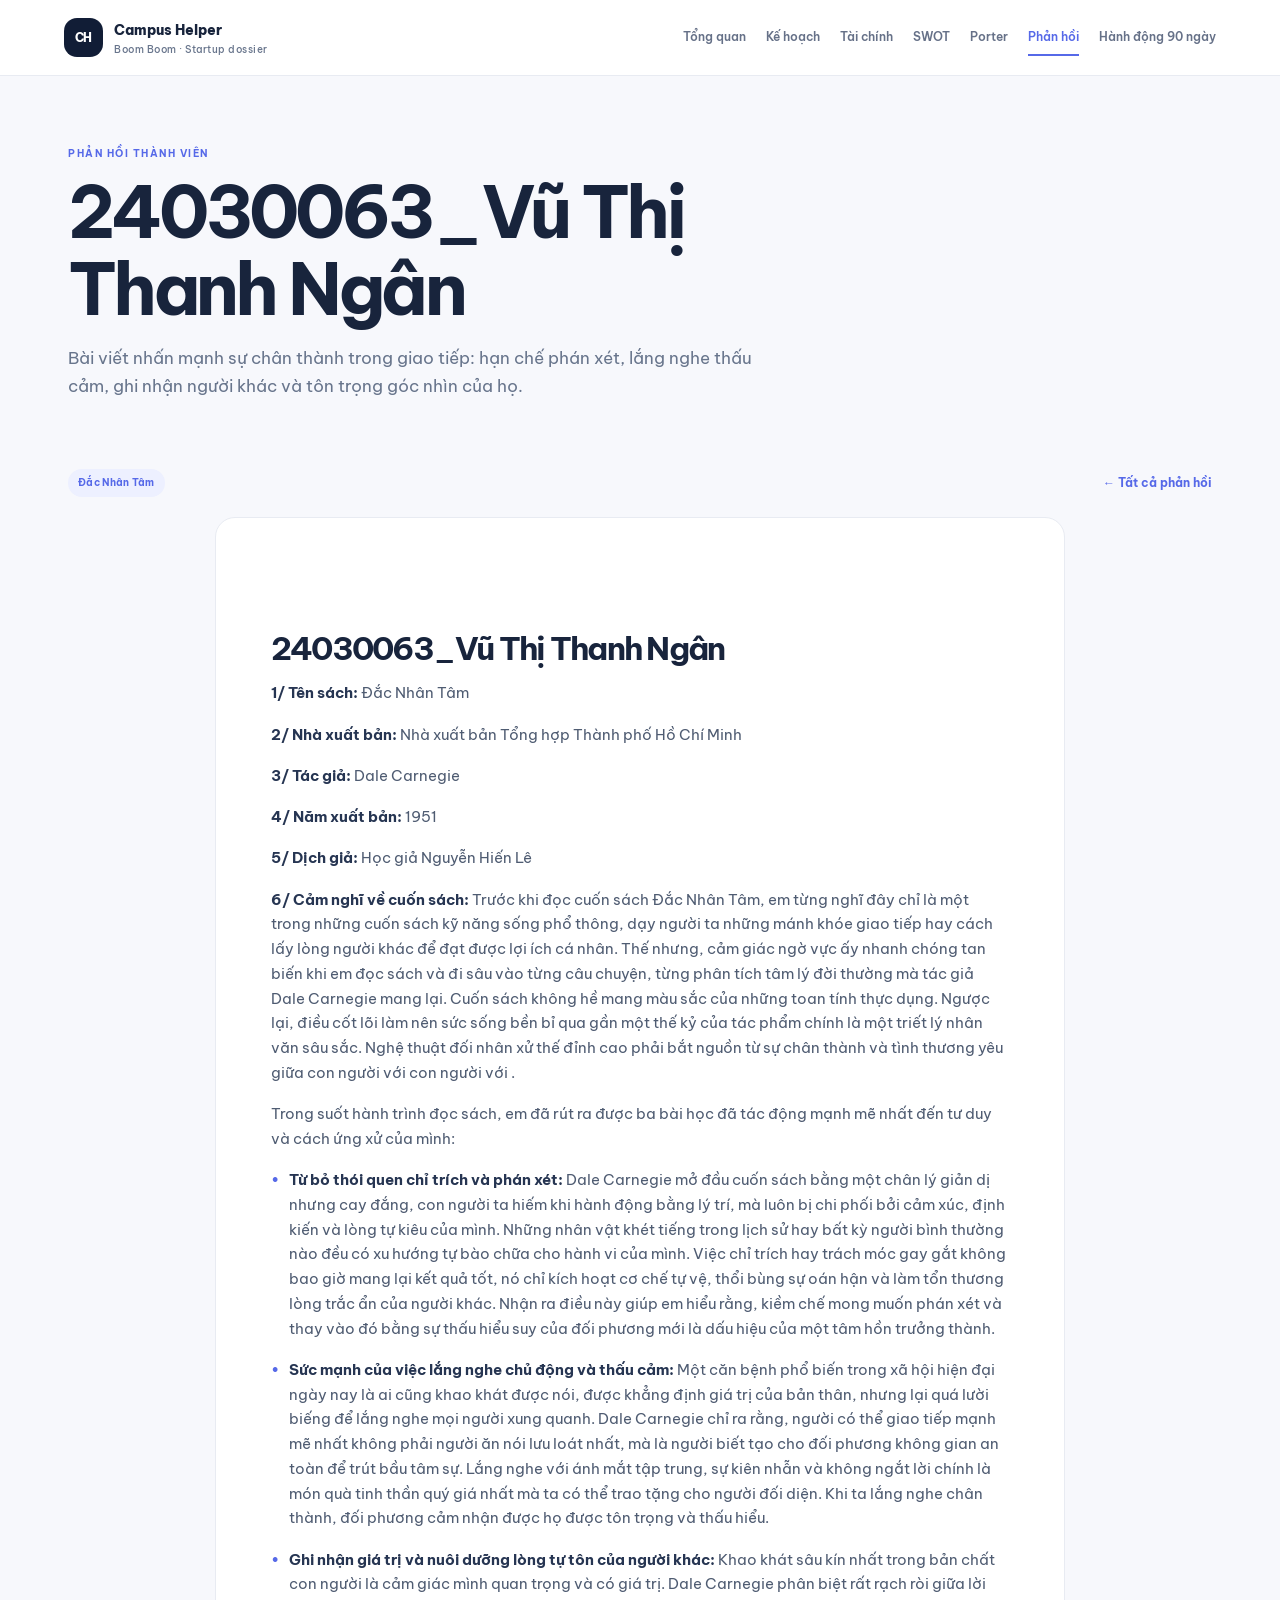
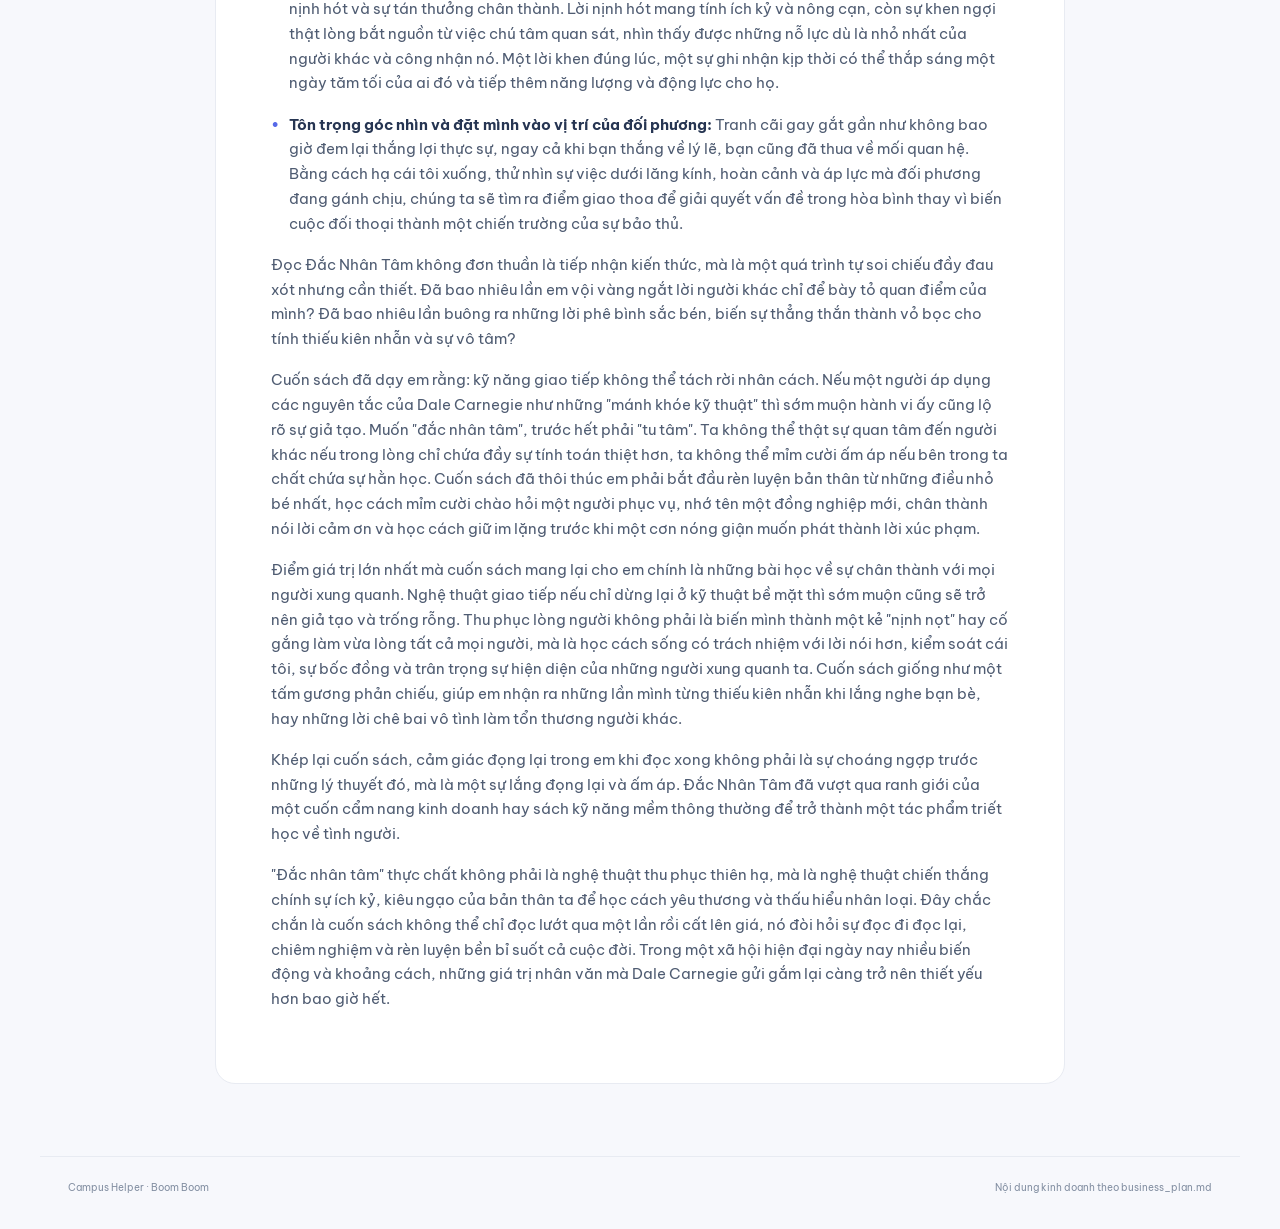
<file: reflection-2.html>
<!doctype html><html lang="vi"><head><meta charset="UTF-8"><meta name="viewport" content="width=device-width,initial-scale=1"><meta name="theme-color" content="#111d36"><title>24030063_Vũ Thị Thanh Ngân · Campus Helper</title><link rel="stylesheet" href="style.css"></head><body><header class="top"><a class="brand" href="index.html"><span class="brand-mark">CH</span><span>Campus Helper<small>Boom Boom · Startup dossier</small></span></a><button class="menu" aria-label="Mở điều hướng" onclick="document.body.classList.toggle('nav-open')">☰</button><nav><a class="" href="index.html">Tổng quan</a><a class="" href="business-plan.html">Kế hoạch</a><a class="" href="financial-analysis.html">Tài chính</a><a class="" href="swot.html">SWOT</a><a class="" href="five-forces.html">Porter</a><a class="active" href="reflections.html">Phản hồi</a><a class="" href="action-plan.html">Hành động 90 ngày</a></nav></header><main><section class="page-head"><div class="eyebrow">PHẢN HỒI THÀNH VIÊN</div><h1>24030063_Vũ Thị Thanh Ngân</h1><p>Bài viết nhấn mạnh sự chân thành trong giao tiếp: hạn chế phán xét, lắng nghe thấu cảm, ghi nhận người khác và tôn trọng góc nhìn của họ.</p></section><section class="section"><div class="reading-meta"><span class="pill">Đắc Nhân Tâm</span><a class="text-link" href="reflections.html">← Tất cả phản hồi</a></div><article class="prose"><h1>24030063_Vũ Thị Thanh Ngân</h1>
<p><strong>1/ Tên sách:</strong> Đắc Nhân Tâm</p>
<p><strong>2/ Nhà xuất bản:</strong> Nhà xuất bản Tổng hợp Thành phố Hồ Chí Minh</p>
<p><strong>3/ Tác giả:</strong> Dale Carnegie</p>
<p><strong>4/ Năm xuất bản:</strong> 1951</p>
<p><strong>5/ Dịch giả:</strong> Học giả Nguyễn Hiến Lê</p>
<p><strong>6/ Cảm nghĩ về cuốn sách:</strong> Trước khi đọc cuốn sách Đắc Nhân Tâm, em từng nghĩ đây chỉ là một trong những cuốn sách kỹ năng sống phổ thông, dạy người ta những mánh khóe giao tiếp hay cách lấy lòng người khác để đạt được lợi ích cá nhân. Thế nhưng, cảm giác ngờ vực ấy nhanh chóng tan biến khi em đọc sách và đi sâu vào từng câu chuyện, từng phân tích tâm lý đời thường mà tác giả Dale Carnegie mang lại. Cuốn sách không hề mang màu sắc của những toan tính thực dụng. Ngược lại, điều cốt lõi làm nên sức sống bền bỉ qua gần một thế kỷ của tác phẩm chính là một triết lý nhân văn sâu sắc. Nghệ thuật đối nhân xử thế đỉnh cao phải bắt nguồn từ sự chân thành và tình thương yêu giữa con người với con người với .</p>
<p>Trong suốt hành trình đọc sách, em đã rút ra được ba bài học đã tác động mạnh mẽ nhất đến tư duy và cách ứng xử của mình:</p>
<p class="reflection-item"><strong>Từ bỏ thói quen chỉ trích và phán xét:</strong> Dale Carnegie mở đầu cuốn sách bằng một chân lý giản dị nhưng cay đắng, con người ta hiếm khi hành động bằng lý trí, mà luôn bị chi phối bởi cảm xúc, định kiến và lòng tự kiêu của mình. Những nhân vật khét tiếng trong lịch sử hay bất kỳ người bình thường nào đều có xu hướng tự bào chữa cho hành vi của mình. Việc chỉ trích hay trách móc gay gắt không bao giờ mang lại kết quả tốt, nó chỉ kích hoạt cơ chế tự vệ, thổi bùng sự oán hận và làm tổn thương lòng trắc ẩn của người khác. Nhận ra điều này giúp em hiểu rằng, kiềm chế mong muốn phán xét và thay vào đó bằng sự thấu hiểu suy  của đối phương mới là dấu hiệu của một tâm hồn trưởng thành.</p>
<p class="reflection-item"><strong>Sức mạnh của việc lắng nghe chủ động và thấu cảm:</strong> Một căn bệnh phổ biến trong xã hội hiện đại ngày nay là ai cũng khao khát được nói, được khẳng định giá trị của bản thân, nhưng lại quá lười biếng để lắng nghe mọi người xung quanh. Dale Carnegie chỉ ra rằng, người có thể giao tiếp mạnh mẽ nhất không phải người ăn nói lưu loát nhất, mà là người biết tạo cho đối phương không gian an toàn để trút bầu tâm sự. Lắng nghe với ánh mắt tập trung, sự kiên nhẫn và không ngắt lời chính là món quà tinh thần quý giá nhất mà ta có thể trao tặng cho người đối diện. Khi ta lắng nghe chân thành, đối phương cảm nhận được họ được tôn trọng và thấu hiểu.</p>
<p class="reflection-item"><strong>Ghi nhận giá trị và nuôi dưỡng lòng tự tôn của người khác:</strong> Khao khát sâu kín nhất trong bản chất con người là cảm giác mình quan trọng và có giá trị. Dale Carnegie phân biệt rất rạch ròi giữa lời nịnh hót và sự tán thưởng chân thành. Lời nịnh hót mang tính ích kỷ và nông cạn, còn sự khen ngợi thật lòng bắt nguồn từ việc chú tâm quan sát, nhìn thấy được những nỗ lực dù là nhỏ nhất của người khác và công nhận nó. Một lời khen đúng lúc, một sự ghi nhận kịp thời có thể thắp sáng một ngày tăm tối của ai đó và tiếp thêm năng lượng và động lực cho họ.</p>
<p class="reflection-item"><strong>Tôn trọng góc nhìn và đặt mình vào vị trí của đối phương:</strong> Tranh cãi gay gắt gần như không bao giờ đem lại thắng lợi thực sự, ngay cả khi bạn thắng về lý lẽ, bạn cũng đã thua về mối quan hệ. Bằng cách hạ cái tôi xuống, thử nhìn sự việc dưới lăng kính, hoàn cảnh và áp lực mà đối phương đang gánh chịu, chúng ta sẽ tìm ra điểm giao thoa để giải quyết vấn đề trong hòa bình thay vì biến cuộc đối thoại thành một chiến trường của sự bảo thủ.</p>
<p>Đọc Đắc Nhân Tâm không đơn thuần là tiếp nhận kiến thức, mà là một quá trình tự soi chiếu đầy đau xót nhưng cần thiết. Đã bao nhiêu lần em vội vàng ngắt lời người khác chỉ để bày tỏ quan điểm của mình? Đã bao nhiêu lần buông ra những lời phê bình sắc bén, biến sự thẳng thắn thành vỏ bọc cho tính thiếu kiên nhẫn và sự vô tâm?</p>
<p>Cuốn sách đã dạy em rằng: kỹ năng giao tiếp không thể tách rời nhân cách. Nếu một người áp dụng các nguyên tắc của Dale Carnegie như những &quot;mánh khóe kỹ thuật&quot; thì sớm muộn hành vi ấy cũng lộ rõ sự giả tạo. Muốn &quot;đắc nhân tâm&quot;, trước hết phải &quot;tu tâm&quot;. Ta không thể thật sự quan tâm đến người khác nếu trong lòng chỉ chứa đầy sự tính toán thiệt hơn, ta không thể mỉm cười ấm áp nếu bên trong ta chất chứa sự hằn học. Cuốn sách đã thôi thúc em phải bắt đầu rèn luyện bản thân từ những điều nhỏ bé nhất, học cách mỉm cười chào hỏi một người phục vụ, nhớ tên một đồng nghiệp mới, chân thành nói lời cảm ơn và học cách giữ im lặng trước khi một cơn nóng giận muốn  phát thành lời xúc phạm.</p>
<p>Điểm giá trị lớn nhất mà cuốn sách mang lại cho em chính là những bài học về sự chân thành với mọi người xung quanh. Nghệ thuật giao tiếp nếu chỉ dừng lại ở kỹ thuật bề mặt thì sớm muộn cũng sẽ trở nên giả tạo và trống rỗng. Thu phục lòng người không phải là biến mình thành một kẻ &quot;nịnh nọt&quot; hay cố gắng làm vừa lòng tất cả mọi người, mà là học cách sống có trách nhiệm với lời nói hơn, kiểm soát cái tôi, sự bốc đồng và trân trọng sự hiện diện của những người xung quanh ta. Cuốn sách giống như một tấm gương phản chiếu, giúp em nhận ra những lần mình từng thiếu kiên nhẫn khi lắng nghe bạn bè, hay những lời chê bai vô tình làm tổn thương người khác.</p>
<p>Khép lại cuốn sách, cảm giác đọng lại trong em khi đọc xong không phải là sự choáng ngợp trước những lý thuyết đó, mà là một sự lắng đọng lại và ấm áp. Đắc Nhân Tâm đã vượt qua ranh giới của một cuốn cẩm nang kinh doanh hay sách kỹ năng mềm thông thường để trở thành một tác phẩm triết học về tình người.</p>
<p>&quot;Đắc nhân tâm&quot; thực chất không phải là nghệ thuật thu phục thiên hạ, mà là nghệ thuật chiến thắng chính sự ích kỷ, kiêu ngạo của bản thân ta để học cách yêu thương và thấu hiểu nhân loại. Đây chắc chắn là cuốn sách không thể chỉ đọc lướt qua một lần rồi cất lên giá, nó đòi hỏi sự đọc đi đọc lại, chiêm nghiệm và rèn luyện bền bỉ suốt cả cuộc đời. Trong một xã hội hiện đại ngày nay nhiều biến động và khoảng cách, những giá trị nhân văn mà Dale Carnegie gửi gắm lại càng trở nên thiết yếu hơn bao giờ hết.</p></article></section></main><footer><span>Campus Helper · Boom Boom</span><span>Nội dung kinh doanh theo business_plan.md</span></footer></body></html>
</file>
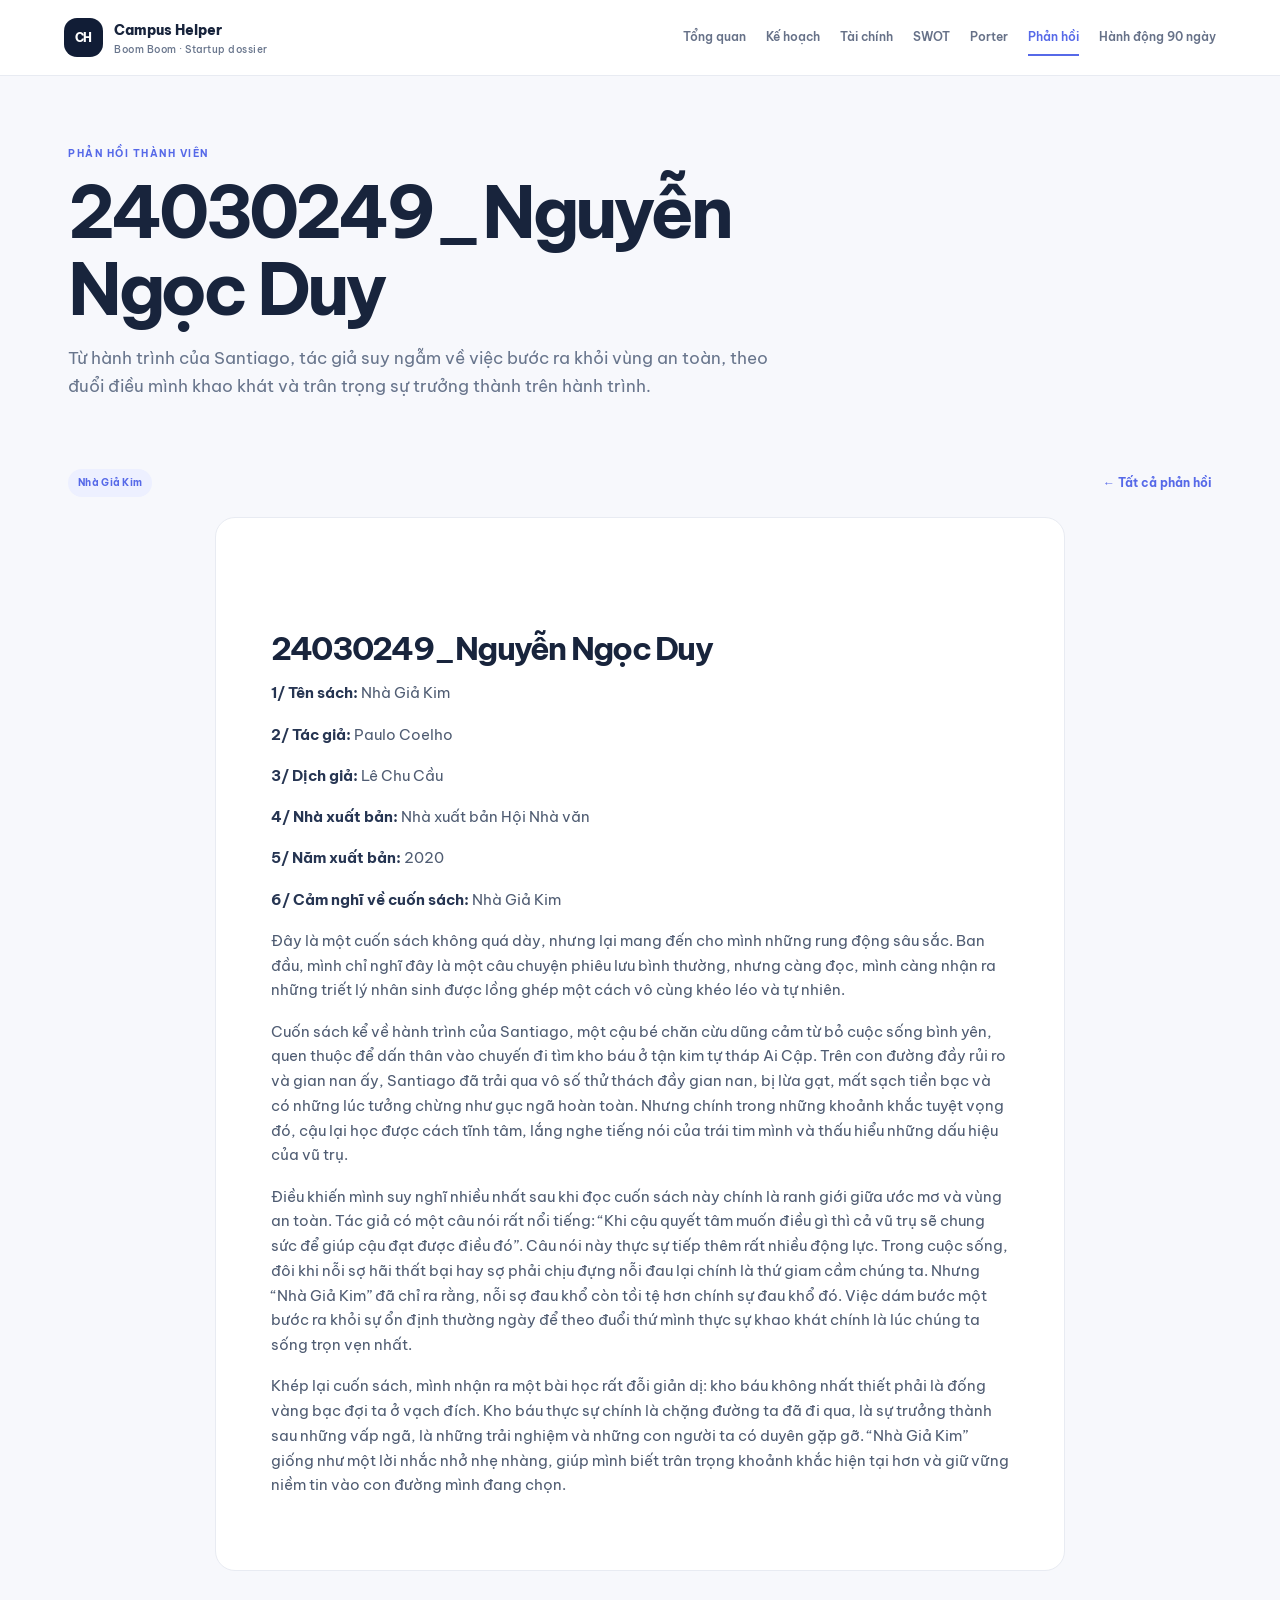
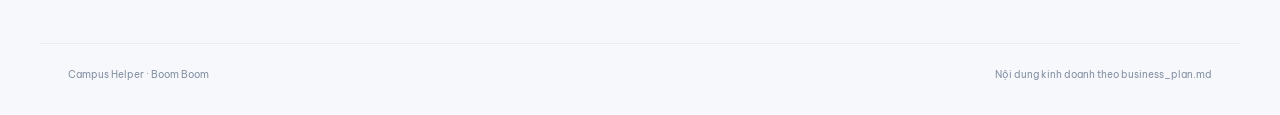
<file: reflection-3.html>
<!doctype html><html lang="vi"><head><meta charset="UTF-8"><meta name="viewport" content="width=device-width,initial-scale=1"><meta name="theme-color" content="#111d36"><title>24030249_Nguyễn Ngọc Duy · Campus Helper</title><link rel="stylesheet" href="style.css"></head><body><header class="top"><a class="brand" href="index.html"><span class="brand-mark">CH</span><span>Campus Helper<small>Boom Boom · Startup dossier</small></span></a><button class="menu" aria-label="Mở điều hướng" onclick="document.body.classList.toggle('nav-open')">☰</button><nav><a class="" href="index.html">Tổng quan</a><a class="" href="business-plan.html">Kế hoạch</a><a class="" href="financial-analysis.html">Tài chính</a><a class="" href="swot.html">SWOT</a><a class="" href="five-forces.html">Porter</a><a class="active" href="reflections.html">Phản hồi</a><a class="" href="action-plan.html">Hành động 90 ngày</a></nav></header><main><section class="page-head"><div class="eyebrow">PHẢN HỒI THÀNH VIÊN</div><h1>24030249_Nguyễn Ngọc Duy</h1><p>Từ hành trình của Santiago, tác giả suy ngẫm về việc bước ra khỏi vùng an toàn, theo đuổi điều mình khao khát và trân trọng sự trưởng thành trên hành trình.</p></section><section class="section"><div class="reading-meta"><span class="pill">Nhà Giả Kim</span><a class="text-link" href="reflections.html">← Tất cả phản hồi</a></div><article class="prose"><h1>24030249_Nguyễn Ngọc Duy</h1>
<p><strong>1/ Tên sách:</strong> Nhà Giả Kim</p>
<p><strong>2/ Tác giả:</strong> Paulo Coelho</p>
<p><strong>3/ Dịch giả:</strong> Lê Chu Cầu</p>
<p><strong>4/ Nhà xuất bản:</strong> Nhà xuất bản Hội Nhà văn</p>
<p><strong>5/ Năm xuất bản:</strong> 2020</p>
<p><strong>6/ Cảm nghĩ về cuốn sách:</strong> Nhà Giả Kim</p>
<p>Đây là một cuốn sách không quá dày, nhưng lại mang đến cho mình những rung động sâu sắc. Ban đầu, mình chỉ nghĩ đây là một câu chuyện phiêu lưu bình thường, nhưng càng đọc, mình càng nhận ra những triết lý nhân sinh được lồng ghép một cách vô cùng khéo léo và tự nhiên.</p>
<p>Cuốn sách kể về hành trình của Santiago, một cậu bé chăn cừu dũng cảm từ bỏ cuộc sống bình yên, quen thuộc để dấn thân vào chuyến đi tìm kho báu ở tận kim tự tháp Ai Cập. Trên con đường đầy rủi ro và gian nan ấy, Santiago đã trải qua vô số thử thách đầy gian nan, bị lừa gạt, mất sạch tiền bạc và có những lúc tưởng chừng như gục ngã hoàn toàn. Nhưng chính trong những khoảnh khắc tuyệt vọng đó, cậu lại học được cách tĩnh tâm, lắng nghe tiếng nói của trái tim mình và thấu hiểu những dấu hiệu của vũ trụ.</p>
<p>Điều khiến mình suy nghĩ nhiều nhất sau khi đọc cuốn sách này chính là ranh giới giữa ước mơ và vùng an toàn. Tác giả có một câu nói rất nổi tiếng: “Khi cậu quyết tâm muốn điều gì thì cả vũ trụ sẽ chung sức để giúp cậu đạt được điều đó”. Câu nói này thực sự tiếp thêm rất nhiều động lực. Trong cuộc sống, đôi khi nỗi sợ hãi thất bại hay sợ phải chịu đựng nỗi đau lại chính là thứ giam cầm chúng ta. Nhưng “Nhà Giả Kim” đã chỉ ra rằng, nỗi sợ đau khổ còn tồi tệ hơn chính sự đau khổ đó. Việc dám bước một bước ra khỏi sự ổn định thường ngày để theo đuổi thứ mình thực sự khao khát chính là lúc chúng ta sống trọn vẹn nhất.</p>
<p>Khép lại cuốn sách, mình nhận ra một bài học rất đỗi giản dị: kho báu không nhất thiết phải là đống vàng bạc đợi ta ở vạch đích. Kho báu thực sự chính là chặng đường ta đã đi qua, là sự trưởng thành sau những vấp ngã, là những trải nghiệm và những con người ta có duyên gặp gỡ. “Nhà Giả Kim” giống như một lời nhắc nhở nhẹ nhàng, giúp mình biết trân trọng khoảnh khắc hiện tại hơn và giữ vững niềm tin vào con đường mình đang chọn.</p></article></section></main><footer><span>Campus Helper · Boom Boom</span><span>Nội dung kinh doanh theo business_plan.md</span></footer></body></html>
</file>
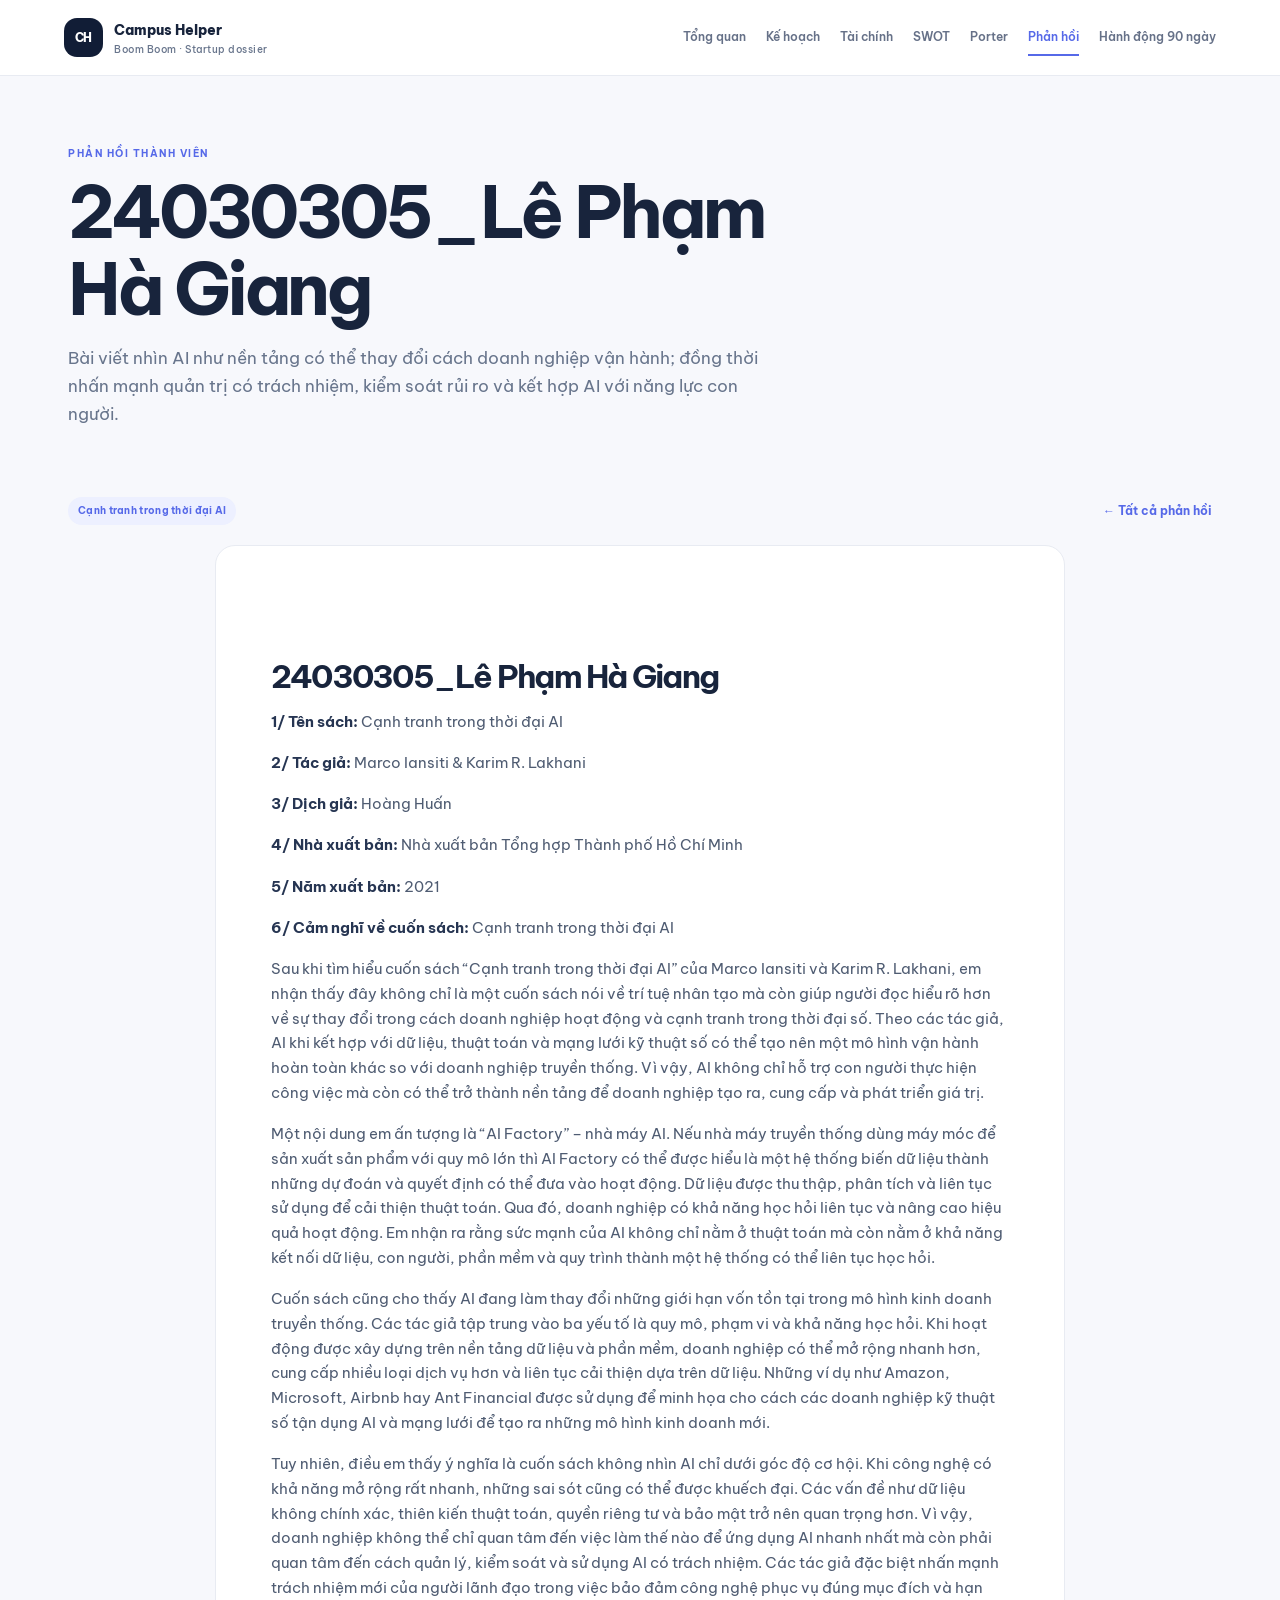
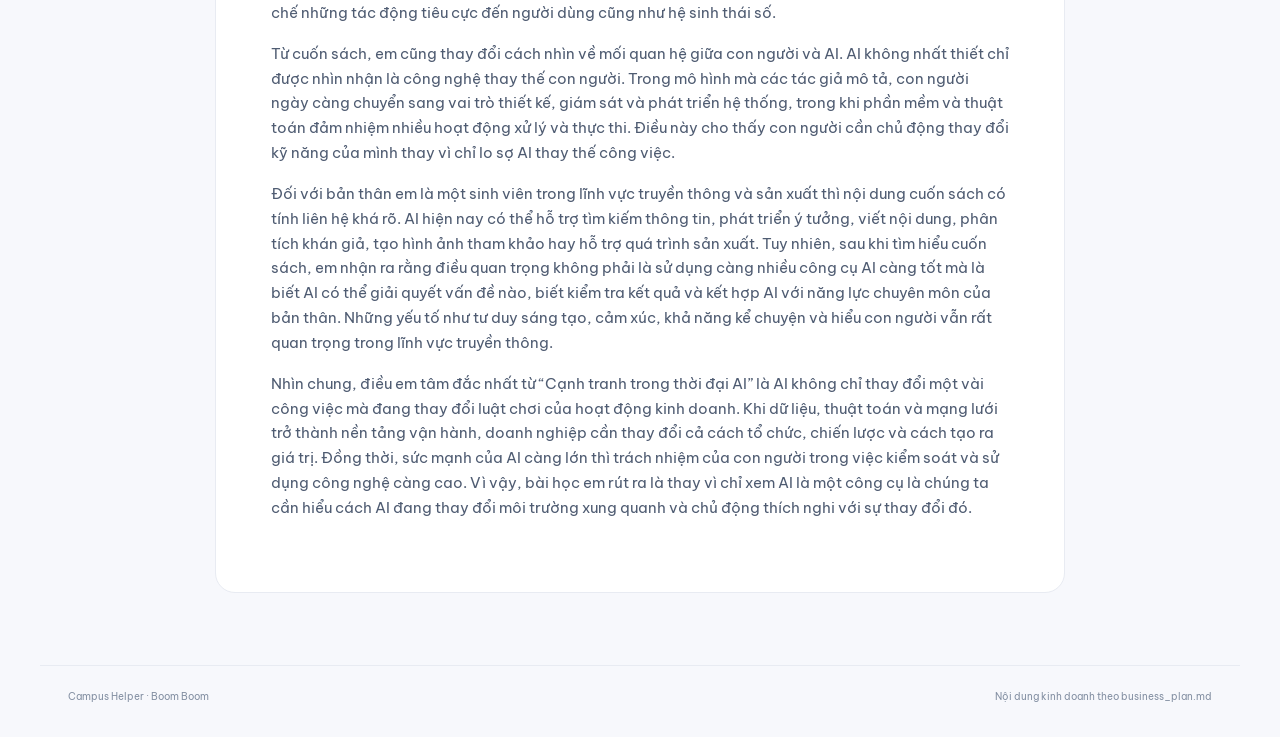
<file: reflection-4.html>
<!doctype html><html lang="vi"><head><meta charset="UTF-8"><meta name="viewport" content="width=device-width,initial-scale=1"><meta name="theme-color" content="#111d36"><title>24030305_Lê Phạm Hà Giang · Campus Helper</title><link rel="stylesheet" href="style.css"></head><body><header class="top"><a class="brand" href="index.html"><span class="brand-mark">CH</span><span>Campus Helper<small>Boom Boom · Startup dossier</small></span></a><button class="menu" aria-label="Mở điều hướng" onclick="document.body.classList.toggle('nav-open')">☰</button><nav><a class="" href="index.html">Tổng quan</a><a class="" href="business-plan.html">Kế hoạch</a><a class="" href="financial-analysis.html">Tài chính</a><a class="" href="swot.html">SWOT</a><a class="" href="five-forces.html">Porter</a><a class="active" href="reflections.html">Phản hồi</a><a class="" href="action-plan.html">Hành động 90 ngày</a></nav></header><main><section class="page-head"><div class="eyebrow">PHẢN HỒI THÀNH VIÊN</div><h1>24030305_Lê Phạm Hà Giang</h1><p>Bài viết nhìn AI như nền tảng có thể thay đổi cách doanh nghiệp vận hành; đồng thời nhấn mạnh quản trị có trách nhiệm, kiểm soát rủi ro và kết hợp AI với năng lực con người.</p></section><section class="section"><div class="reading-meta"><span class="pill">Cạnh tranh trong thời đại AI</span><a class="text-link" href="reflections.html">← Tất cả phản hồi</a></div><article class="prose"><h1>24030305_Lê Phạm Hà Giang</h1>
<p><strong>1/ Tên sách:</strong> Cạnh tranh trong thời đại AI</p>
<p><strong>2/ Tác giả:</strong> Marco Iansiti &amp; Karim R. Lakhani</p>
<p><strong>3/ Dịch giả:</strong> Hoàng Huấn</p>
<p><strong>4/ Nhà xuất bản:</strong> Nhà xuất bản Tổng hợp Thành phố Hồ Chí Minh</p>
<p><strong>5/ Năm xuất bản:</strong> 2021</p>
<p><strong>6/ Cảm nghĩ về cuốn sách:</strong> Cạnh tranh trong thời đại AI</p>
<p>Sau khi tìm hiểu cuốn sách “Cạnh tranh trong thời đại AI” của Marco Iansiti và Karim R. Lakhani, em nhận thấy đây không chỉ là một cuốn sách nói về trí tuệ nhân tạo mà còn giúp người đọc hiểu rõ hơn về sự thay đổi trong cách doanh nghiệp hoạt động và cạnh tranh trong thời đại số. Theo các tác giả, AI khi kết hợp với dữ liệu, thuật toán và mạng lưới kỹ thuật số có thể tạo nên một mô hình vận hành hoàn toàn khác so với doanh nghiệp truyền thống. Vì vậy, AI không chỉ hỗ trợ con người thực hiện công việc mà còn có thể trở thành nền tảng để doanh nghiệp tạo ra, cung cấp và phát triển giá trị.</p>
<p>Một nội dung em ấn tượng là “AI Factory” – nhà máy AI. Nếu nhà máy truyền thống dùng máy móc để sản xuất sản phẩm với quy mô lớn thì AI Factory có thể được hiểu là một hệ thống biến dữ liệu thành những dự đoán và quyết định có thể đưa vào hoạt động. Dữ liệu được thu thập, phân tích và liên tục sử dụng để cải thiện thuật toán. Qua đó, doanh nghiệp có khả năng học hỏi liên tục và nâng cao hiệu quả hoạt động. Em nhận ra rằng sức mạnh của AI không chỉ nằm ở thuật toán mà còn nằm ở khả năng kết nối dữ liệu, con người, phần mềm và quy trình thành một hệ thống có thể liên tục học hỏi.</p>
<p>Cuốn sách cũng cho thấy AI đang làm thay đổi những giới hạn vốn tồn tại trong mô hình kinh doanh truyền thống. Các tác giả tập trung vào ba yếu tố là quy mô, phạm vi và khả năng học hỏi. Khi hoạt động được xây dựng trên nền tảng dữ liệu và phần mềm, doanh nghiệp có thể mở rộng nhanh hơn, cung cấp nhiều loại dịch vụ hơn và liên tục cải thiện dựa trên dữ liệu. Những ví dụ như Amazon, Microsoft, Airbnb hay Ant Financial được sử dụng để minh họa cho cách các doanh nghiệp kỹ thuật số tận dụng AI và mạng lưới để tạo ra những mô hình kinh doanh mới.</p>
<p>Tuy nhiên, điều em thấy ý nghĩa là cuốn sách không nhìn AI chỉ dưới góc độ cơ hội. Khi công nghệ có khả năng mở rộng rất nhanh, những sai sót cũng có thể được khuếch đại. Các vấn đề như dữ liệu không chính xác, thiên kiến thuật toán, quyền riêng tư và bảo mật trở nên quan trọng hơn. Vì vậy, doanh nghiệp không thể chỉ quan tâm đến việc làm thế nào để ứng dụng AI nhanh nhất mà còn phải quan tâm đến cách quản lý, kiểm soát và sử dụng AI có trách nhiệm. Các tác giả đặc biệt nhấn mạnh trách nhiệm mới của người lãnh đạo trong việc bảo đảm công nghệ phục vụ đúng mục đích và hạn chế những tác động tiêu cực đến người dùng cũng như hệ sinh thái số.</p>
<p>Từ cuốn sách, em cũng thay đổi cách nhìn về mối quan hệ giữa con người và AI. AI không nhất thiết chỉ được nhìn nhận là công nghệ thay thế con người. Trong mô hình mà các tác giả mô tả, con người ngày càng chuyển sang vai trò thiết kế, giám sát và phát triển hệ thống, trong khi phần mềm và thuật toán đảm nhiệm nhiều hoạt động xử lý và thực thi. Điều này cho thấy con người cần chủ động thay đổi kỹ năng của mình thay vì chỉ lo sợ AI thay thế công việc.</p>
<p>Đối với bản thân em là một sinh viên trong lĩnh vực truyền thông và sản xuất thì nội dung cuốn sách có tính liên hệ khá rõ. AI hiện nay có thể hỗ trợ tìm kiếm thông tin, phát triển ý tưởng, viết nội dung, phân tích khán giả, tạo hình ảnh tham khảo hay hỗ trợ quá trình sản xuất. Tuy nhiên, sau khi tìm hiểu cuốn sách, em nhận ra rằng điều quan trọng không phải là sử dụng càng nhiều công cụ AI càng tốt mà là biết AI có thể giải quyết vấn đề nào, biết kiểm tra kết quả và kết hợp AI với năng lực chuyên môn của bản thân. Những yếu tố như tư duy sáng tạo, cảm xúc, khả năng kể chuyện và hiểu con người vẫn rất quan trọng trong lĩnh vực truyền thông.</p>
<p>Nhìn chung, điều em tâm đắc nhất từ “Cạnh tranh trong thời đại AI” là AI không chỉ thay đổi một vài công việc mà đang thay đổi luật chơi của hoạt động kinh doanh. Khi dữ liệu, thuật toán và mạng lưới trở thành nền tảng vận hành, doanh nghiệp cần thay đổi cả cách tổ chức, chiến lược và cách tạo ra giá trị. Đồng thời, sức mạnh của AI càng lớn thì trách nhiệm của con người trong việc kiểm soát và sử dụng công nghệ càng cao. Vì vậy, bài học em rút ra là thay vì chỉ xem AI là một công cụ là chúng ta cần hiểu cách AI đang thay đổi môi trường xung quanh và chủ động thích nghi với sự thay đổi đó.</p></article></section></main><footer><span>Campus Helper · Boom Boom</span><span>Nội dung kinh doanh theo business_plan.md</span></footer></body></html>
</file>
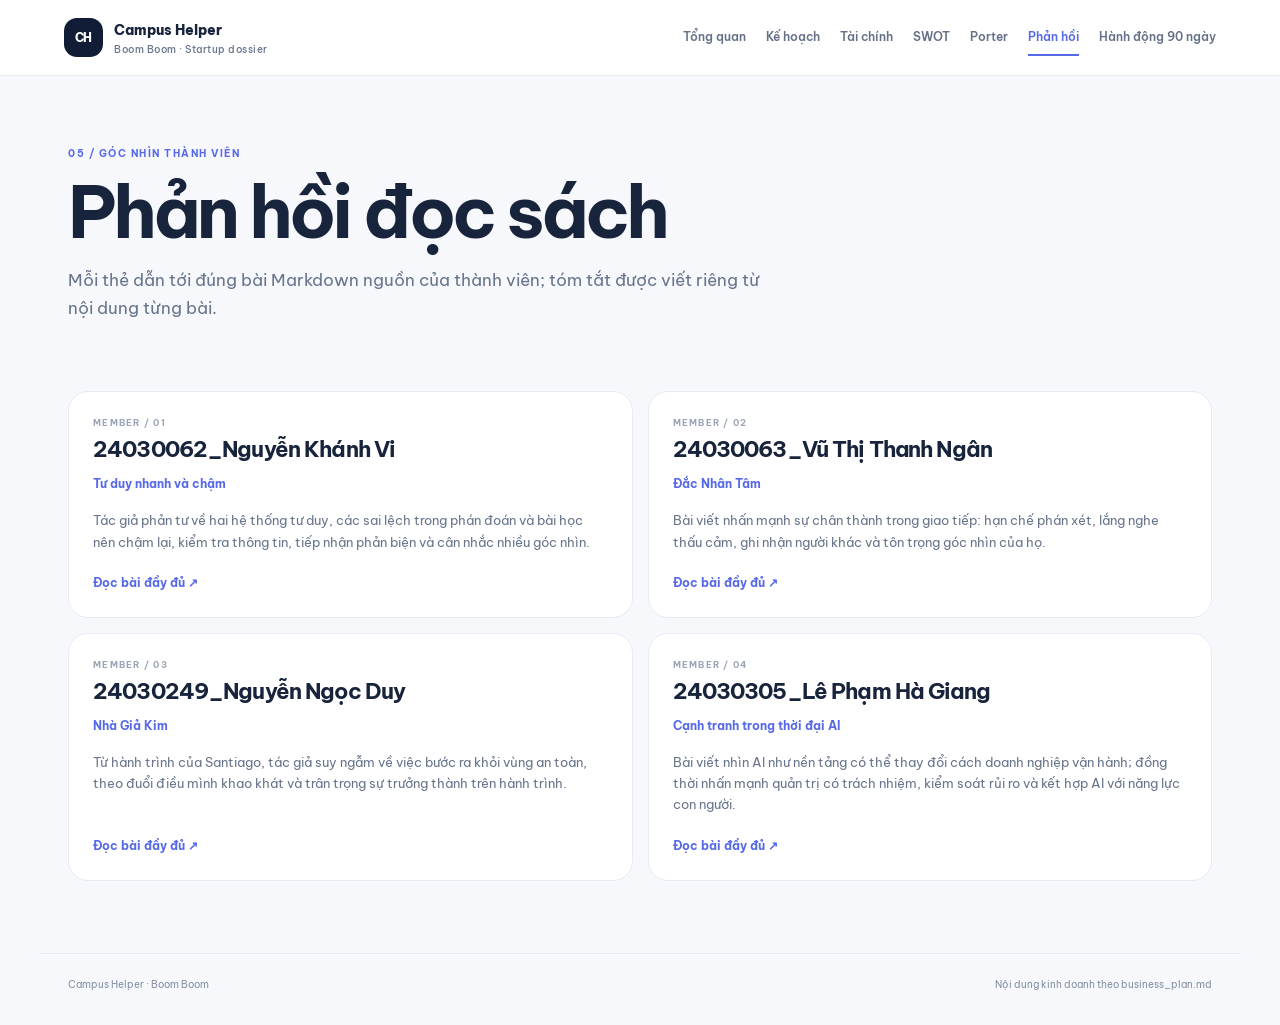
<file: reflections.html>
<!doctype html><html lang="vi"><head><meta charset="UTF-8"><meta name="viewport" content="width=device-width,initial-scale=1"><meta name="theme-color" content="#111d36"><title>Phản hồi đọc sách · Campus Helper</title><link rel="stylesheet" href="style.css"></head><body><header class="top"><a class="brand" href="index.html"><span class="brand-mark">CH</span><span>Campus Helper<small>Boom Boom · Startup dossier</small></span></a><button class="menu" aria-label="Mở điều hướng" onclick="document.body.classList.toggle('nav-open')">☰</button><nav><a class="" href="index.html">Tổng quan</a><a class="" href="business-plan.html">Kế hoạch</a><a class="" href="financial-analysis.html">Tài chính</a><a class="" href="swot.html">SWOT</a><a class="" href="five-forces.html">Porter</a><a class="active" href="reflections.html">Phản hồi</a><a class="" href="action-plan.html">Hành động 90 ngày</a></nav></header><main><section class="page-head"><div class="eyebrow">05 / GÓC NHÌN THÀNH VIÊN</div><h1>Phản hồi đọc sách</h1><p>Mỗi thẻ dẫn tới đúng bài Markdown nguồn của thành viên; tóm tắt được viết riêng từ nội dung từng bài.</p></section><section class="section"><div class="member-grid"><article class="card member-card"><div class="member-index">MEMBER / 01</div><h2>24030062_Nguyễn Khánh Vi</h2><div class="book-name">Tư duy nhanh và chậm</div><p>Tác giả phản tư về hai hệ thống tư duy, các sai lệch trong phán đoán và bài học nên chậm lại, kiểm tra thông tin, tiếp nhận phản biện và cân nhắc nhiều góc nhìn.</p><a class="text-link" href="reflection-1.html">Đọc bài đầy đủ ↗</a></article><article class="card member-card"><div class="member-index">MEMBER / 02</div><h2>24030063_Vũ Thị Thanh Ngân</h2><div class="book-name">Đắc Nhân Tâm</div><p>Bài viết nhấn mạnh sự chân thành trong giao tiếp: hạn chế phán xét, lắng nghe thấu cảm, ghi nhận người khác và tôn trọng góc nhìn của họ.</p><a class="text-link" href="reflection-2.html">Đọc bài đầy đủ ↗</a></article><article class="card member-card"><div class="member-index">MEMBER / 03</div><h2>24030249_Nguyễn Ngọc Duy</h2><div class="book-name">Nhà Giả Kim</div><p>Từ hành trình của Santiago, tác giả suy ngẫm về việc bước ra khỏi vùng an toàn, theo đuổi điều mình khao khát và trân trọng sự trưởng thành trên hành trình.</p><a class="text-link" href="reflection-3.html">Đọc bài đầy đủ ↗</a></article><article class="card member-card"><div class="member-index">MEMBER / 04</div><h2>24030305_Lê Phạm Hà Giang</h2><div class="book-name">Cạnh tranh trong thời đại AI</div><p>Bài viết nhìn AI như nền tảng có thể thay đổi cách doanh nghiệp vận hành; đồng thời nhấn mạnh quản trị có trách nhiệm, kiểm soát rủi ro và kết hợp AI với năng lực con người.</p><a class="text-link" href="reflection-4.html">Đọc bài đầy đủ ↗</a></article></div></section></main><footer><span>Campus Helper · Boom Boom</span><span>Nội dung kinh doanh theo business_plan.md</span></footer></body></html>
</file>
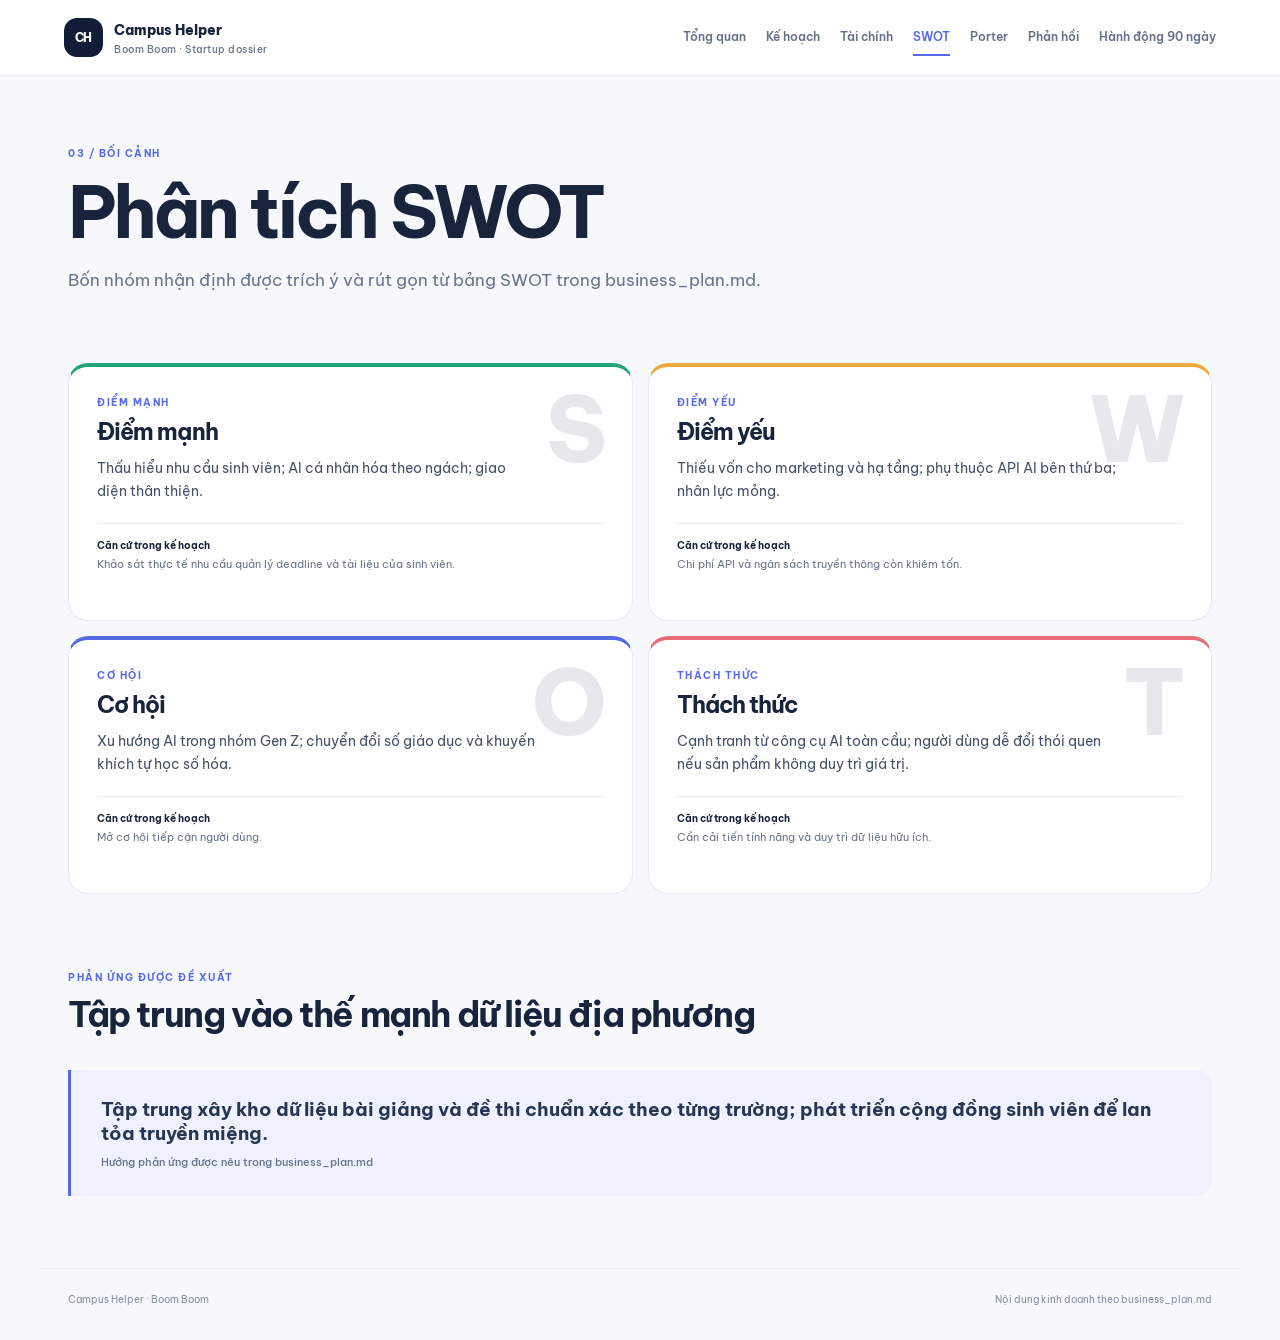
<file: swot.html>
<!doctype html><html lang="vi"><head><meta charset="UTF-8"><meta name="viewport" content="width=device-width,initial-scale=1"><meta name="theme-color" content="#111d36"><title>Phân tích SWOT · Campus Helper</title><link rel="stylesheet" href="style.css"></head><body><header class="top"><a class="brand" href="index.html"><span class="brand-mark">CH</span><span>Campus Helper<small>Boom Boom · Startup dossier</small></span></a><button class="menu" aria-label="Mở điều hướng" onclick="document.body.classList.toggle('nav-open')">☰</button><nav><a class="" href="index.html">Tổng quan</a><a class="" href="business-plan.html">Kế hoạch</a><a class="" href="financial-analysis.html">Tài chính</a><a class="active" href="swot.html">SWOT</a><a class="" href="five-forces.html">Porter</a><a class="" href="reflections.html">Phản hồi</a><a class="" href="action-plan.html">Hành động 90 ngày</a></nav></header><main><section class="page-head"><div class="eyebrow">03 / BỐI CẢNH</div><h1>Phân tích SWOT</h1><p>Bốn nhóm nhận định được trích ý và rút gọn từ bảng SWOT trong business_plan.md.</p></section><section class="section"><div class="swot-grid"><article class="swot-card swot-s"><div class="swot-symbol">S</div><div class="eyebrow">ĐIỂM MẠNH</div><h2>Điểm mạnh</h2><p>Thấu hiểu nhu cầu sinh viên; AI cá nhân hóa theo ngách; giao diện thân thiện.</p><div class="swot-source"><b>Căn cứ trong kế hoạch</b><br>Khảo sát thực tế nhu cầu quản lý deadline và tài liệu của sinh viên.</div></article><article class="swot-card swot-w"><div class="swot-symbol">W</div><div class="eyebrow">ĐIỂM YẾU</div><h2>Điểm yếu</h2><p>Thiếu vốn cho marketing và hạ tầng; phụ thuộc API AI bên thứ ba; nhân lực mỏng.</p><div class="swot-source"><b>Căn cứ trong kế hoạch</b><br>Chi phí API và ngân sách truyền thông còn khiêm tốn.</div></article><article class="swot-card swot-o"><div class="swot-symbol">O</div><div class="eyebrow">CƠ HỘI</div><h2>Cơ hội</h2><p>Xu hướng AI trong nhóm Gen Z; chuyển đổi số giáo dục và khuyến khích tự học số hóa.</p><div class="swot-source"><b>Căn cứ trong kế hoạch</b><br>Mở cơ hội tiếp cận người dùng.</div></article><article class="swot-card swot-t"><div class="swot-symbol">T</div><div class="eyebrow">THÁCH THỨC</div><h2>Thách thức</h2><p>Cạnh tranh từ công cụ AI toàn cầu; người dùng dễ đổi thói quen nếu sản phẩm không duy trì giá trị.</p><div class="swot-source"><b>Căn cứ trong kế hoạch</b><br>Cần cải tiến tính năng và duy trì dữ liệu hữu ích.</div></article></div></section><section class="section"><div class="section-title"><div><div class="eyebrow">PHẢN ỨNG ĐƯỢC ĐỀ XUẤT</div><h2>Tập trung vào thế mạnh dữ liệu địa phương</h2></div></div><div class="quote">Tập trung xây kho dữ liệu bài giảng và đề thi chuẩn xác theo từng trường; phát triển cộng đồng sinh viên để lan tỏa truyền miệng.<small>Hướng phản ứng được nêu trong business_plan.md</small></div></section></main><footer><span>Campus Helper · Boom Boom</span><span>Nội dung kinh doanh theo business_plan.md</span></footer></body></html>
</file>
<file: style.css>
@import url('https://fonts.googleapis.com/css2?family=Be+Vietnam+Pro:wght@400;500;600;700;800&family=Noto+Sans:wght@400;500;600;700;800&display=swap');
body,h1,h2,h3,h4,h5,h6,nav,button,.button,.card,.metric,.chart-card,.bar-label,.force-card,.swot-card,.timeline-content,table{font-family:'Be Vietnam Pro','Noto Sans','Segoe UI',Arial,sans-serif}

:root{--ink:#18243c;--muted:#68758c;--navy:#111d36;--blue:#5669e8;--mint:#c4f1de;--paper:#f7f8fc;--line:#e8ebf2;--white:#fff;--radius:20px}*{box-sizing:border-box}html{scroll-behavior:smooth}body{margin:0;background:var(--paper);color:var(--ink);font-family:'Be Vietnam Pro','Noto Sans','Segoe UI',Arial,sans-serif;font-size:15px;line-height:1.65}h1,h2,h3,strong,.brand{font-family:'Be Vietnam Pro','Noto Sans','Segoe UI',Arial,sans-serif}h1,h2,h3,p{margin-top:0}h1{font-size:clamp(2.5rem,5.6vw,4.65rem);line-height:1.08;letter-spacing:-.055em;margin:.65rem 0 1rem}h2{font-size:clamp(1.45rem,2.8vw,2.2rem);line-height:1.2;letter-spacing:-.04em;margin:.4rem 0 .7rem}h3{font-size:1.15rem;line-height:1.35;letter-spacing:-.02em;margin:.3rem 0 .6rem}p{color:var(--muted);margin-bottom:0}.top{height:76px;padding:0 max(calc((100% - 1200px)/2),5vw);display:flex;align-items:center;gap:38px;background:#fff;border-bottom:1px solid var(--line);position:sticky;top:0;z-index:10}.brand{display:flex;gap:11px;align-items:center;text-decoration:none;color:var(--ink);font-weight:800;font-size:14px;white-space:nowrap}.brand small{display:block;font:500 10px 'Be Vietnam Pro','Noto Sans','Segoe UI',Arial,sans-serif;color:var(--muted);letter-spacing:.05em}.brand-mark{display:grid;place-items:center;width:39px;height:39px;border-radius:13px;background:var(--navy);color:#fff;font-size:12px;letter-spacing:-.03em}.top nav{display:flex;align-items:center;justify-content:flex-end;gap:20px;flex:1}.top nav a{color:#667188;text-decoration:none;font-size:12px;font-weight:600;white-space:nowrap;padding:8px 0;border-bottom:2px solid transparent}.top nav a:hover,.top nav a.active{color:var(--blue);border-color:var(--blue)}.menu{display:none;margin-left:auto;border:0;background:none;font-size:22px;color:var(--ink)}main{max-width:1200px;margin:0 auto;padding:0 28px}.page-head{padding:70px 0 35px;max-width:790px}.page-head p{max-width:700px;font-size:17px}.eyebrow{font-size:10px;letter-spacing:.15em;font-weight:700;color:var(--blue)}.section{padding:34px 0 42px}.section-title{display:flex;align-items:flex-end;justify-content:space-between;gap:20px;margin-bottom:23px}.section-title p{font-size:13px;max-width:570px;margin-top:8px}.hero{margin:36px 0 18px;border-radius:28px;min-height:500px;padding:70px 7%;display:grid;grid-template-columns:1fr 1fr;align-items:center;gap:38px;background:var(--navy);color:#fff;overflow:hidden;position:relative}.hero:after{content:'';position:absolute;width:580px;height:580px;right:-235px;top:-300px;border-radius:50%;background:radial-gradient(circle,#3d528b 0,transparent 70%);opacity:.45}.hero-copy{position:relative;z-index:1;max-width:540px}.hero-copy .eyebrow{color:var(--mint)}.hero h2{font-size:clamp(2.6rem,5.2vw,4.55rem);letter-spacing:-.065em;line-height:1.04;margin:19px 0}.hero h2 em{font-style:normal;color:var(--mint)}.hero-copy p{color:#b8c3d9;max-width:490px;font-size:15px}.button{display:inline-flex;gap:25px;align-items:center;margin-top:29px;padding:13px 18px;border-radius:11px;background:var(--mint);color:#132340;text-decoration:none;font-size:13px;font-weight:700}.button span{font-size:18px}.button-light{background:#fff}.hero-art{height:350px;position:relative;display:grid;place-items:center}.orbit{position:absolute;border:1px solid rgba(255,255,255,.14);border-radius:50%;transform:rotate(-25deg)}.orbit-a{width:390px;height:230px}.orbit-b{width:300px;height:330px;transform:rotate(36deg)}.hero-core{z-index:1;width:158px;height:158px;border-radius:42px;background:linear-gradient(140deg,#effff6,#b7ecd9);box-shadow:0 25px 80px #070e20;display:grid;place-content:center;text-align:center;color:#20395b;font:800 42px 'Be Vietnam Pro','Noto Sans','Segoe UI',Arial,sans-serif;transform:rotate(-8deg)}.hero-core span{font:600 9px 'Be Vietnam Pro','Noto Sans','Segoe UI',Arial,sans-serif;letter-spacing:.08em;color:#567067}.hero-chip{position:absolute;z-index:2;padding:10px 14px;border-radius:12px;background:#fff;color:#32405b;box-shadow:0 15px 40px #080f2480;font-size:11px;font-weight:700}.chip-one{top:35px;right:8px}.chip-two{left:0;top:145px}.chip-three{right:8px;bottom:42px}.grid{display:grid;grid-template-columns:repeat(3,1fr);gap:15px}.card{border:1px solid var(--line);border-radius:var(--radius);padding:24px;background:#fff}.card p{font-size:13px}.card .eyebrow{margin-bottom:12px}.text-link{font-size:12px;font-weight:700;color:var(--blue);text-decoration:none}.split{display:grid;grid-template-columns:1fr 1fr;gap:16px}.feature{background:#eef1ff;border-color:#e0e4ff}.pill{display:inline-block;padding:6px 10px;background:#edf0ff;color:var(--blue);border-radius:20px;font-weight:700;font-size:10px;letter-spacing:.03em}.dark-band{margin:30px calc((1200px - 100vw)/2);padding:48px max(calc((100vw - 1060px)/2),8%);background:#182744;display:flex;align-items:center;justify-content:space-between;gap:24px}.dark-band .eyebrow{color:var(--mint)}.dark-band h2{color:white}.dark-band p{color:#b8c3d9;max-width:610px;font-size:13px}.link-grid{display:grid;grid-template-columns:repeat(3,1fr);gap:12px}.link-card{display:flex;justify-content:space-between;padding:19px;border-radius:14px;border:1px solid var(--line);background:#fff;color:var(--ink);text-decoration:none;font-size:13px;font-weight:700}.link-card b{color:var(--blue)}.quote{padding:27px 30px;border-left:3px solid var(--blue);border-radius:0 15px 15px 0;background:#eff1ff;font:700 19px 'Be Vietnam Pro','Noto Sans','Segoe UI',Arial,sans-serif;color:#293653}.quote small{display:block;margin-top:10px;font:500 11px 'Be Vietnam Pro','Noto Sans','Segoe UI',Arial,sans-serif;color:var(--muted)}.body-copy{max-width:800px;margin:20px 0 24px}.metric-grid{display:grid;grid-template-columns:repeat(4,1fr);gap:13px;margin-top:22px}.metric{padding:20px;background:white;border:1px solid var(--line);border-radius:16px}.metric span,.metric small{display:block;color:var(--muted);font-size:11px}.metric strong{display:block;margin:12px 0 0;font-size:clamp(1.25rem,2vw,1.7rem);letter-spacing:-.05em}.metric small{margin-top:2px}.notice{padding:20px 23px;border:1px solid #e6e8fb;background:#f0f1ff;border-radius:15px;margin:0 0 20px}.notice b{font:700 14px 'Be Vietnam Pro','Noto Sans','Segoe UI',Arial,sans-serif}.notice p{font-size:12px;margin-top:5px}.chart-card{padding:25px;border:1px solid var(--line);border-radius:18px;background:#fff}.bar-row{display:grid;grid-template-columns:1fr 1.2fr;align-items:center;gap:24px;margin:15px 0}.bar-label b,.bar-label span{display:block}.bar-label b{font:700 12px 'Be Vietnam Pro','Noto Sans','Segoe UI',Arial,sans-serif}.bar-label span{font-size:11px;color:var(--muted)}.bar-track{height:17px;border-radius:20px;background:#eef0f7;overflow:hidden}.bar-track i{display:block;height:100%;border-radius:20px;background:linear-gradient(90deg,#596ce5,#9dacf9)}.chart-legend{border-top:1px solid var(--line);padding-top:17px;margin-top:21px;display:flex;justify-content:space-between;gap:20px;color:var(--muted);font-size:10px}.chart-legend i{display:inline-block;width:9px;height:9px;border-radius:50%;background:var(--blue)}.table-wrap{overflow:auto;border:1px solid var(--line);border-radius:16px;background:#fff}table{border-collapse:collapse;width:100%;min-width:570px;text-align:left;font-size:12px}th,td{padding:14px 16px;border-bottom:1px solid var(--line)}th{color:#68758c;background:#fafbfe;font-size:10px;text-transform:uppercase;letter-spacing:.08em}tbody tr:last-child td{border:0}.metric-strip{display:grid;grid-template-columns:repeat(4,1fr);gap:10px;margin-top:13px}.metric-strip div{padding:17px;background:#fff;border:1px solid var(--line);border-radius:14px}.metric-strip b,.metric-strip span{display:block}.metric-strip b{font:700 14px 'Be Vietnam Pro','Noto Sans','Segoe UI',Arial,sans-serif}.metric-strip span{font-size:10px;color:var(--muted);margin-top:4px}.swot-grid{display:grid;grid-template-columns:1fr 1fr;gap:15px}.swot-card{position:relative;min-height:258px;overflow:hidden;padding:28px;border-radius:20px;background:#fff;border:1px solid var(--line)}.swot-card h2{font-size:1.45rem}.swot-card>p{max-width:440px;font-size:14px;color:#44516a}.swot-symbol{position:absolute;right:25px;top:5px;font:800 90px 'Be Vietnam Pro','Noto Sans','Segoe UI',Arial,sans-serif;opacity:.1}.swot-s{border-top:4px solid #22a579}.swot-w{border-top:4px solid #eeaa3a}.swot-o{border-top:4px solid #556be4}.swot-t{border-top:4px solid #e66b73}.swot-source{font-size:11px;color:var(--muted);border-top:1px solid var(--line);padding-top:12px;margin-top:20px}.swot-source b{color:var(--ink);font-size:10px}.force-intro{display:flex;align-items:center;gap:15px;margin-bottom:22px}.force-intro p{font-size:12px}.force-grid{display:grid;grid-template-columns:1fr 1fr;gap:14px}.force-card{padding:23px;background:white;border:1px solid var(--line);border-radius:18px}.force-card:last-child{grid-column:1/-1}.force-top{display:flex;justify-content:space-between;align-items:center}.force-no{font:700 12px 'Be Vietnam Pro','Noto Sans','Segoe UI',Arial,sans-serif;color:#9aa4b6}.level{background:#edf0ff;color:#4c5fd0;font-size:10px;font-weight:700;padding:6px 11px;border-radius:20px}.force-card h2{font-size:1.25rem;margin:15px 0 8px}.force-card p{font-size:13px;color:#56637a}.member-grid{display:grid;grid-template-columns:repeat(2,1fr);gap:15px}.member-card{display:flex;flex-direction:column;align-items:flex-start}.member-card h2{font-size:1.35rem;margin-top:6px}.member-index{font-size:9px;letter-spacing:.14em;color:#9ba5b7;font-weight:700}.book-name{font-size:12px;color:var(--blue);font-weight:700}.member-card p{margin:16px 0 20px}.member-card .text-link{margin-top:auto}.reading-meta{display:flex;justify-content:space-between;align-items:center;margin-bottom:20px}.prose{max-width:850px;margin:0 auto;padding:clamp(22px,5vw,55px);background:white;border:1px solid var(--line);border-radius:20px}.prose h1,.prose h2,.prose h3{margin-top:1.8em}.prose h1{font-size:2rem}.prose h2{font-size:1.5rem}.prose h3{font-size:1.2rem}.prose p{color:#4f5c72;margin:0 0 1.1em}.prose strong{color:#263552}.prose blockquote{margin:20px 0;padding:12px 18px;border-left:3px solid var(--blue);background:#f1f3ff;color:#4b5874}.reflection-item{padding-left:18px;position:relative}.reflection-item:before{content:'•';position:absolute;left:0;color:var(--blue)}.timeline{position:relative;max-width:850px;margin:32px auto 0}.timeline:before{content:'';position:absolute;left:11px;top:10px;bottom:26px;width:1px;background:#dce0eb}.timeline-item{position:relative;padding:0 0 25px 42px}.timeline-dot{position:absolute;left:4px;top:6px;width:15px;height:15px;border-radius:50%;background:#fff;border:4px solid var(--blue)}.timeline-content{padding:22px 24px;background:#fff;border:1px solid var(--line);border-radius:16px}.timeline-content h3{margin:12px 0 6px}.timeline-content p{font-size:13px}footer{max-width:1200px;margin:30px auto 0;padding:23px 28px 32px;border-top:1px solid var(--line);display:flex;justify-content:space-between;color:#8490a3;font-size:10px}
@media(max-width:1000px){.top{gap:18px}.top nav{gap:11px}.top nav a{font-size:10px}.hero{padding:54px 5%}.hero-art{transform:scale(.85)}.dark-band{margin-left:-28px;margin-right:-28px;padding-left:7%;padding-right:7%}}
@media(max-width:740px){.top{height:66px;padding:0 20px}.menu{display:block}.top nav{display:none;position:absolute;top:65px;left:0;right:0;padding:14px 20px 20px;background:white;border-bottom:1px solid var(--line);box-shadow:0 12px 20px #16244410;align-items:stretch;flex-direction:column;gap:2px}.nav-open .top nav{display:flex}.top nav a{font-size:13px;padding:8px 0}main{padding:0 19px}.page-head{padding:48px 0 24px}.hero{grid-template-columns:1fr;padding:45px 27px 20px;min-height:unset;margin-top:20px;gap:0}.hero-art{height:280px;transform:scale(.88);margin:0 -18px}.hero-copy p{font-size:13px}.section{padding:28px 0}.section-title{align-items:flex-start;flex-direction:column}.grid,.metric-grid,.link-grid{grid-template-columns:1fr 1fr}.grid .card:last-child{grid-column:1/-1}.split,.swot-grid,.force-grid,.member-grid{grid-template-columns:1fr}.force-card:last-child{grid-column:auto}.metric-grid{gap:9px}.metric{padding:15px}.metric strong{font-size:1.2rem}.dark-band{margin:15px -19px;padding:34px 22px;align-items:flex-start;flex-direction:column}.bar-row{grid-template-columns:1fr;gap:8px;margin:21px 0}.chart-card{padding:17px}.chart-legend{flex-direction:column;gap:7px}.metric-strip{grid-template-columns:1fr 1fr}.swot-card{min-height:unset}.force-intro{align-items:flex-start;flex-direction:column}.prose{padding:23px 20px}.reading-meta{gap:12px;align-items:flex-start;flex-direction:column}footer{padding:20px;gap:10px;flex-direction:column}.hero h2{font-size:2.8rem}}
@media(max-width:390px){.metric-grid,.grid,.link-grid{grid-template-columns:1fr}.grid .card:last-child{grid-column:auto}.hero-art{transform:scale(.77);margin:-12px -35px}.metric-strip{grid-template-columns:1fr}}
</file>
